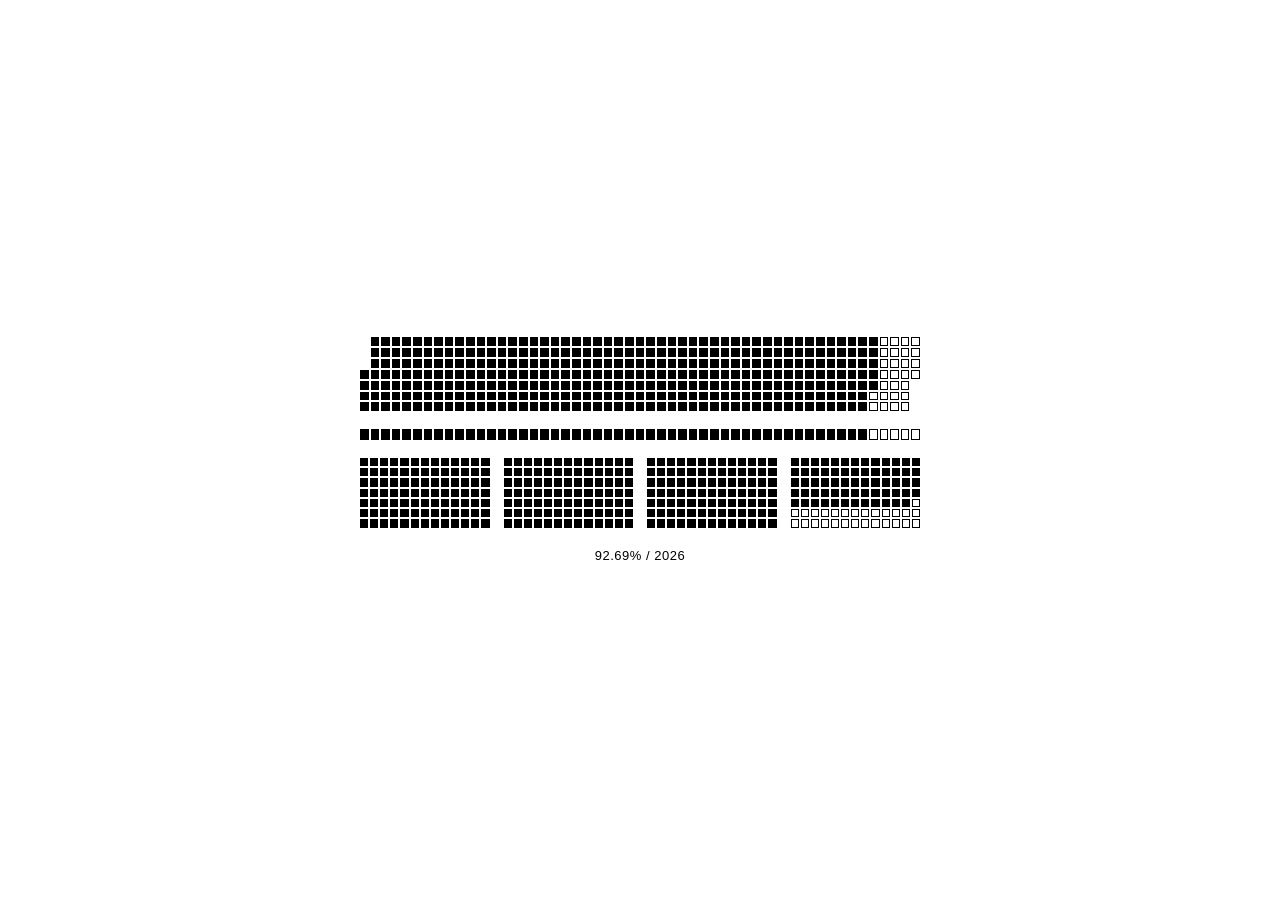
<file: index.html>
<!DOCTYPE html>
<html lang="ru">
<head>
<meta charset="utf-8">
<meta name="viewport" content="width=device-width, initial-scale=1">
<title>Year tracker</title>
<style>
  :root {
    --ink: #000;
    --paper: #fff;
  }
  /* Theme follows the system automatically. */
  @media (prefers-color-scheme: dark) {
    :root {
      --ink: #e9e9e9;
      --paper: #191919;   /* matches Notion's dark page background */
    }
  }
  /* ?theme=light / ?theme=dark overrides it, if the system and Notion disagree. */
  html[data-theme="light"] { --ink: #000; --paper: #fff; }
  html[data-theme="dark"]  { --ink: #e9e9e9; --paper: #191919; }
  * { box-sizing: border-box; }
  html, body {
    margin: 0;
    padding: 0;
    background: var(--paper);
    color: var(--ink);
    font-family: -apple-system, BlinkMacSystemFont, "Segoe UI", Helvetica, Arial, sans-serif;
  }
  body {
    min-height: 100vh;
    display: flex;
    align-items: center;
    justify-content: center;
    padding: 20px 14px;
  }
  .wrap {
    width: 100%;
    max-width: 560px;
    display: flex;
    flex-direction: column;
    gap: 18px;
    align-items: stretch;
  }
  .row {
    display: grid;
    width: 100%;
  }
  .days {
    grid-template-columns: repeat(53, 1fr);
    grid-auto-rows: 1fr;
    aspect-ratio: 53 / 7;
    gap: 2px;
  }
  /* Same 53 columns as the days grid — each week sits exactly under its column. */
  .weeks {
    grid-template-columns: repeat(53, 1fr);
    aspect-ratio: 53 / 1;
    gap: 2px;
  }
  .quarters {
    grid-template-columns: repeat(4, 1fr);
    gap: 14px;
  }
  /* Each quarter is its own little grid: 13 weeks × 7 days = 91 cells, no ragged edge. */
  .quarter {
    display: grid;
    grid-template-columns: repeat(13, 1fr);
    grid-auto-rows: 1fr;
    aspect-ratio: 13 / 7;
    gap: 2px;
  }
  .cell {
    background: var(--paper);
    border: 1px solid var(--ink);
    width: 100%;
    height: 100%;
    position: relative;
    overflow: hidden;
  }
  .cell.empty { border: none; background: transparent; }
  .cell.past {
    background: var(--ink);
    border-color: var(--ink);
  }
  .cell.now {
    background: var(--paper);
    border: 1.5px solid var(--ink);
  }
  /* Partial-fill cells (quarters, current hour): solid border + inner fill */
  .cell.partial { background: var(--paper); }
  .cell.partial > i {
    position: absolute;
    left: 0;
    right: 0;
    bottom: 0;
    background: var(--ink);
    display: block;
  }
  .percent {
    text-align: center;
    font-size: 13px;
    letter-spacing: 0.04em;
    font-variant-numeric: tabular-nums;
    margin-top: 2px;
  }
  @media (max-width: 480px) {
    .wrap { gap: 14px; }
    .days, .weeks, .quarter { gap: 1.5px; }
    .quarters { gap: 8px; }
  }
</style>
</head>
<body>
  <div class="wrap">
    <div id="days" class="row days"></div>
    <div id="weeks" class="row weeks"></div>
    <div id="quarters" class="row quarters"></div>
    <div id="percent" class="percent"></div>
  </div>

<script>
(function () {
  // Optional override: ?theme=dark / ?theme=light. Otherwise the CSS media query decides.
  var forcedTheme = (location.search.match(/[?&]theme=(dark|light)/) || [])[1];
  if (forcedTheme) document.documentElement.setAttribute('data-theme', forcedTheme);

  function startOfDay(d) {
    var x = new Date(d);
    x.setHours(0, 0, 0, 0);
    return x;
  }

  // Get current Moscow time as a plain object {y,m,d,h,min}
  // Uses Intl to read parts in Europe/Moscow regardless of host TZ.
  function moscowNow() {
    var fmt = new Intl.DateTimeFormat('en-GB', {
      timeZone: 'Europe/Moscow',
      year: 'numeric', month: '2-digit', day: '2-digit',
      hour: '2-digit', minute: '2-digit', second: '2-digit',
      hour12: false
    });
    var parts = {};
    fmt.formatToParts(new Date()).forEach(function (p) {
      if (p.type !== 'literal') parts[p.type] = p.value;
    });
    return {
      year: +parts.year,
      month: +parts.month,   // 1..12
      day: +parts.day,       // 1..31
      hour: +parts.hour % 24,
      minute: +parts.minute,
      second: +parts.second
    };
  }

  function render() {
    var msk = moscowNow();
    var YEAR = msk.year;
    // "Today" anchored to Moscow date — used for marking past/current days.
    var today = new Date(YEAR, msk.month - 1, msk.day);
    today.setHours(0, 0, 0, 0);

    var startOfYear = new Date(YEAR, 0, 1); startOfYear.setHours(0, 0, 0, 0);
    var endOfYear = new Date(YEAR + 1, 0, 1);
    var totalDays = Math.round((endOfYear - startOfYear) / 86400000);

    // Days passed (whole days completed) + fraction of current day by MSK clock.
    var daysCompleted = Math.round((today - startOfYear) / 86400000);
    var dayFrac = (msk.hour * 3600 + msk.minute * 60 + msk.second) / 86400;
    var yearProgress = (daysCompleted + dayFrac) / totalDays;

    // ---------- DAYS GRID: 53 columns × 7 rows ----------
    var daysEl = document.getElementById('days');
    var jan1Dow = (startOfYear.getDay() + 6) % 7; // Mon=0..Sun=6
    var rows = [];
    for (var r = 0; r < 7; r++) rows.push([]);
    for (var col = 0; col < 53; col++) {
      for (var row = 0; row < 7; row++) {
        var idx = col * 7 + row - jan1Dow;
        if (idx < 0 || idx >= totalDays) {
          rows[row].push(null);
        } else {
          var d = new Date(YEAR, 0, 1 + idx); d.setHours(0, 0, 0, 0);
          var cls = '';
          if (d.getTime() < today.getTime()) cls = 'past';
          else if (d.getTime() === today.getTime()) cls = 'now';
          rows[row].push(cls);
        }
      }
    }
    var html = '';
    for (var r2 = 0; r2 < 7; r2++) {
      for (var c2 = 0; c2 < 53; c2++) {
        var info = rows[r2][c2];
        if (info === null) html += '<div class="cell empty"></div>';
        else html += '<div class="cell' + (info ? ' ' + info : '') + '"></div>';
      }
    }
    daysEl.innerHTML = html;

    // ---------- WEEKS GRID: 53 cells, one per column of the days grid ----------
    // Week w covers exactly the days shown in column w above, so the two rows line up.
    var weeksEl = document.getElementById('weeks');
    var weeksHtml = '';
    for (var w = 0; w < 53; w++) {
      // First and last columns are clipped by the year boundaries.
      var firstIdx = Math.max(0, w * 7 - jan1Dow);
      var lastIdx = Math.min(totalDays - 1, w * 7 + 6 - jan1Dow);
      if (firstIdx > lastIdx) {
        weeksHtml += '<div class="cell empty"></div>';
        continue;
      }
      var ws = new Date(YEAR, 0, 1 + firstIdx); ws.setHours(0, 0, 0, 0);
      var we = new Date(YEAR, 0, 1 + lastIdx); we.setHours(0, 0, 0, 0);
      var wcls = '';
      if (we.getTime() < today.getTime()) wcls = 'past';
      else if (today.getTime() >= ws.getTime() && today.getTime() <= we.getTime()) wcls = 'now';
      weeksHtml += '<div class="cell' + (wcls ? ' ' + wcls : '') + '"></div>';
    }
    weeksEl.innerHTML = weeksHtml;

    // ---------- QUARTERS: 4 mini grids of 13 weeks × 7 days ----------
    // A quarter runs 90–92 days, so cells map to it proportionally rather than
    // one-per-day: that keeps all four blocks perfect rectangles with no gaps,
    // at the cost of at most a single day of rounding.
    var quartersEl = document.getElementById('quarters');
    var qBoundaries = [
      [new Date(YEAR, 0, 1),  new Date(YEAR, 3, 1)],
      [new Date(YEAR, 3, 1),  new Date(YEAR, 6, 1)],
      [new Date(YEAR, 6, 1),  new Date(YEAR, 9, 1)],
      [new Date(YEAR, 9, 1),  new Date(YEAR + 1, 0, 1)]
    ];
    var qHtml = '';
    for (var q = 0; q < 4; q++) {
      var qs = qBoundaries[q][0]; qs.setHours(0,0,0,0);
      var qe = qBoundaries[q][1]; qe.setHours(0,0,0,0);
      var qTotalDays = Math.round((qe - qs) / 86400000);
      var QCELLS = 91;
      // How many cells the elapsed part of this quarter fills right now.
      var daysIntoQ = (today.getTime() - qs.getTime()) / 86400000;
      var filled = Math.round(daysIntoQ / qTotalDays * QCELLS);
      if (filled < 0) filled = 0;
      if (filled > QCELLS) filled = QCELLS;

      var cellsHtml = '';
      for (var i = 0; i < QCELLS; i++) {
        // Column-major, same reading direction as the days grid above.
        var col = Math.floor(i / 7);
        var row = i % 7;
        var idxQ = col * 7 + row;
        var qcls = '';
        if (idxQ < filled) qcls = 'past';
        else if (idxQ === filled && filled > 0) qcls = 'now';
        cellsHtml += '<div class="cell' + (qcls ? ' ' + qcls : '') + '"></div>';
      }
      qHtml += '<div class="quarter">' + cellsHtml + '</div>';
    }
    quartersEl.innerHTML = qHtml;

    // ---------- PERCENT ----------
    var pctEl = document.getElementById('percent');
    pctEl.textContent = (yearProgress * 100).toFixed(2) + '% / ' + YEAR;
  }

  render();
  // Refresh every 30 seconds — keeps hours/percent live and handles year rollover automatically.
  setInterval(render, 30000);
})();
</script>
</body>
</html>
</file>
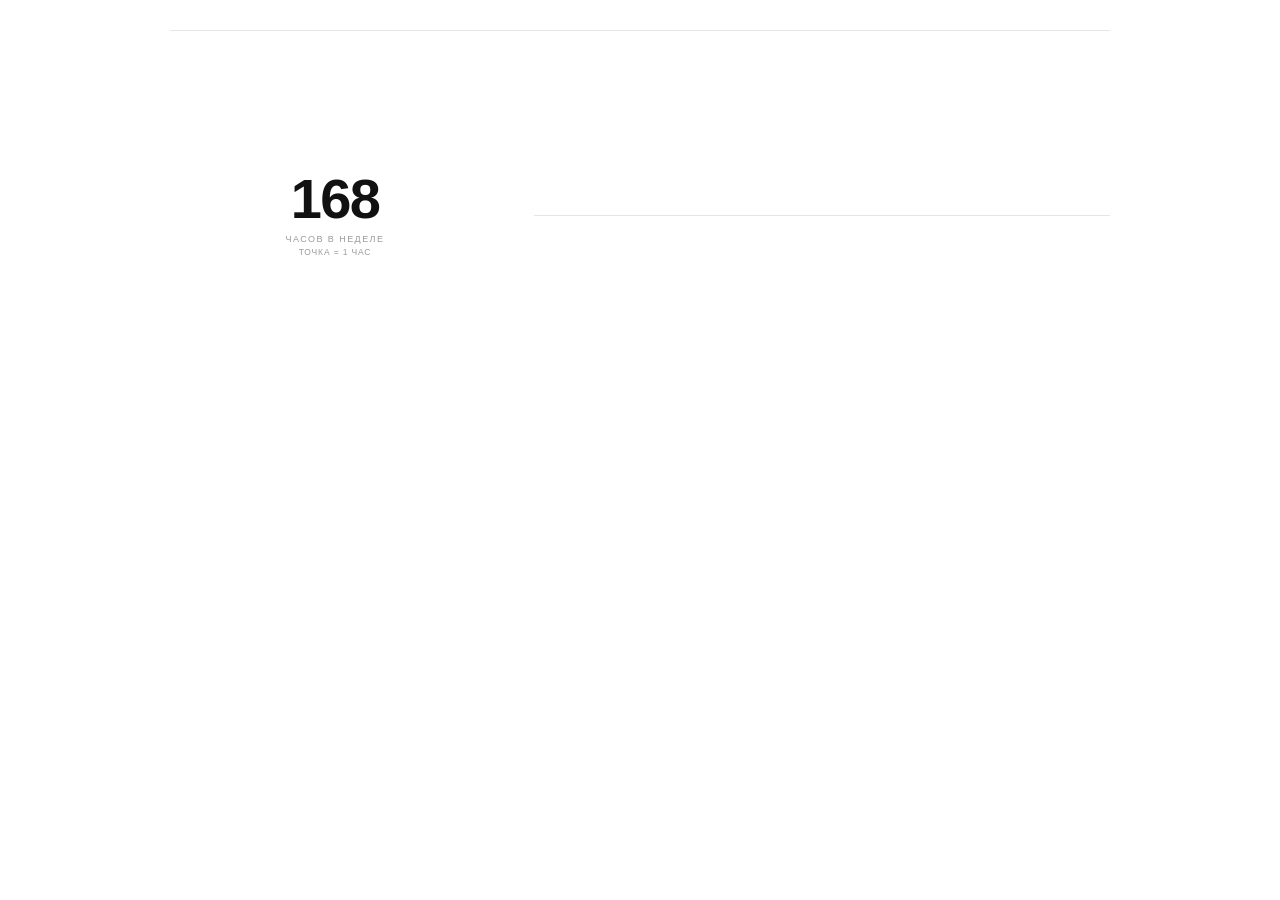
<file: balance/index.html>
<!doctype html>
<html lang="ru">
<head>
<meta charset="utf-8">
<meta name="viewport" content="width=device-width, initial-scale=1">
<title>Баланс недели — 168 часов</title>
<style>
/* Цвет здесь — носитель смысла, а не украшение: категорий восемь, и в
   градациях серого круг просто не читался (проверено на первой версии).
   Палитра приглушённая, под тон Notion. Каркас, цифры и подписи — чёрно-белые. */
:root {
  --bg: #fff;
  --ink: #111;
  --fade: #d9d9d9;
  --muted: #9a9a9a;
  --line: #e6e6e6;

  --c-sleep: #4f6194;  /* сон — ночная синь */
  --c-work:  #b5763f;  /* работа — охра */
  --c-food:  #6b8f5e;  /* еда — оливковый */
  --c-sport: #b25a52;  /* спорт — терракота */
  --c-read:  #7a6296;  /* чтение — пыльный фиолетовый */
  --c-home:  #5b8a8f;  /* быт — серо-бирюзовый */
  --c-rest:  #c2a15c;  /* отдых — песочный */
  --c-unk:   #cfcfcf;  /* не учтено — намеренно серое */
}
@media (prefers-color-scheme: dark) {
  :root {
    --bg: #191919; --ink: #e9e9e9; --fade: #3a3a3a; --muted: #7d7d7d; --line: #2c2c2c;
    --c-sleep: #8195c9; --c-work: #dc9a5d; --c-food: #93ba85; --c-sport: #d8867c;
    --c-read: #a78ac4; --c-home: #85b5ba; --c-road: #a89578; --c-rest: #dcc084; --c-unk: #454545;
  }
}
:root[data-theme="dark"] {
  --bg: #191919; --ink: #e9e9e9; --fade: #3a3a3a; --muted: #7d7d7d; --line: #2c2c2c;
  --c-sleep: #8195c9; --c-work: #dc9a5d; --c-food: #93ba85; --c-sport: #d8867c;
  --c-read: #a78ac4; --c-home: #85b5ba; --c-road: #a89578; --c-rest: #dcc084; --c-unk: #454545;
}
:root[data-theme="light"] {
  --bg: #fff; --ink: #111; --fade: #d9d9d9; --muted: #9a9a9a; --line: #e6e6e6;
  --c-sleep: #4f6194; --c-work: #b5763f; --c-food: #6b8f5e; --c-sport: #b25a52;
  --c-read: #7a6296; --c-home: #5b8a8f; --c-road: #8d7f6b; --c-rest: #c2a15c; --c-unk: #cfcfcf;
}

* { box-sizing: border-box; }
html, body { margin: 0; padding: 0; background: var(--bg); }
body {
  font-family: -apple-system, BlinkMacSystemFont, "Segoe UI", Roboto, Helvetica, Arial, sans-serif;
  color: var(--ink);
  -webkit-font-smoothing: antialiased;
  padding: 18px 16px;
}
.wrap { max-width: 940px; margin: 0 auto; }

/* ── переключатели ── */
.bar {
  display: flex; justify-content: space-between; align-items: flex-start;
  gap: 24px; flex-wrap: wrap;
  padding-bottom: 12px; margin-bottom: 18px;
  border-bottom: 1px solid var(--line);
}
.tabs { display: flex; gap: 20px; flex-wrap: wrap; }
.units { display: flex; gap: 14px; flex: 0 0 auto; }
.tab {
  font-size: 9.5px; letter-spacing: 0.14em; text-transform: uppercase;
  color: var(--muted); cursor: pointer; background: none; border: 0; padding: 0;
  font-family: inherit; transition: color .15s;
}
.tab:hover { color: var(--ink); }
.tab.on { color: var(--ink); }
.tab.on::after {
  content: ''; display: block; height: 1px; background: var(--ink);
  margin-top: 4px;
}

/* ── основная строка ── */
.row { display: flex; gap: 34px; align-items: center; }
.left { flex: 0 0 auto; }
.right { flex: 1 1 auto; min-width: 0; }

/* ── круг ── */
.dial { position: relative; width: 330px; height: 330px; }
.dial svg { display: block; width: 100%; height: 100%; }
.center {
  position: absolute; inset: 0;
  display: flex; flex-direction: column; align-items: center; justify-content: center;
  pointer-events: none;
}
.big {
  font-size: 56px; font-weight: 600; letter-spacing: -0.03em;
  font-variant-numeric: tabular-nums; line-height: 1;
}
.big-sub {
  font-size: 9px; letter-spacing: 0.16em; text-transform: uppercase;
  color: var(--muted); margin-top: 7px;
}
.dot-note {
  font-size: 8.5px; letter-spacing: 0.1em; text-transform: uppercase;
  color: var(--muted); margin-top: 3px;
}

/* ── легенда ── */
.legend { width: 100%; }
.lrow {
  display: grid;
  grid-template-columns: 13px 124px 1fr 62px;
  align-items: center; gap: 12px;
  padding: 6.5px 0;
  border-bottom: 1px solid var(--line);
}
.lrow:last-child { border-bottom: 0; }
.swatch { width: 11px; height: 11px; border-radius: 50%; }
.lname {
  font-size: 11.5px; letter-spacing: 0.02em;
  overflow: hidden; text-overflow: ellipsis; white-space: nowrap;
}
/* полоска доли — та же величина, что и цифра, только глазами */
.lbar { height: 3px; background: var(--fade); border-radius: 2px; overflow: hidden; }
.lbar i { display: block; height: 100%; border-radius: 2px; }
.lval {
  font-size: 11.5px; font-variant-numeric: tabular-nums; text-align: right;
}

.foot {
  display: flex; justify-content: space-between; align-items: baseline;
  gap: 16px; margin-top: 13px; padding-top: 10px;
  border-top: 1px solid var(--line);
  font-size: 9px; letter-spacing: 0.13em; text-transform: uppercase;
  color: var(--muted);
}
.foot b { font-weight: 600; color: var(--ink); letter-spacing: 0.04em; }

@media (max-width: 720px) {
  .row { flex-direction: column; gap: 22px; }
  .left { align-self: center; }
  .dial { width: 250px; height: 250px; }
  .big { font-size: 44px; }
  /* иначе переключатель единиц уезжает за правый край и обрезается */
  .bar { flex-direction: column; gap: 11px; }
  .tabs { gap: 16px; }
  .lrow { grid-template-columns: 12px 110px 1fr 56px; gap: 10px; }
}
</style>
</head>
<body>
<div class="wrap">

  <div class="bar">
    <div class="tabs" id="tabs"></div>
    <div class="units" id="units"></div>
  </div>

  <div class="row">
    <div class="left">
      <div class="dial">
        <svg id="ring" viewBox="0 0 330 330" aria-label="Баланс недели"></svg>
        <div class="center">
          <div class="big" id="big">168</div>
          <div class="big-sub" id="big-sub">часов в неделе</div>
          <div class="dot-note" id="dot-note">точка = 1 час</div>
        </div>
      </div>
    </div>

    <div class="right">
      <div class="legend" id="legend"></div>
      <div class="foot">
        <span id="foot-period"></span>
        <span id="foot-note"></span>
      </div>
    </div>
  </div>

</div>

<script>
/* ═══════════════════════════════════════════════════════════
   БАЛАНС НЕДЕЛИ — 168 часов
   Одна точка на окружности = один час недели.

   Как править: добавить неделю в WEEKS (часы по категориям).
   Сумма по категориям должна быть ровно 168 — код проверит
   и разложит на 168 точек без потери суммы.
   ═══════════════════════════════════════════════════════════ */

// Порядок категорий = порядок обхода круга. Плотность чернил
// закреплена за категорией: чем «тяжелее» время, тем темнее точка.
var CATS = [
  { key: 'sleep', name: 'Сон',            c: 'var(--c-sleep)' },
  { key: 'work',  name: 'Работа',         c: 'var(--c-work)'  },
  { key: 'food',  name: 'Еда',            c: 'var(--c-food)'  },
  { key: 'sport', name: 'Спорт',          c: 'var(--c-sport)' },
  { key: 'read',  name: 'Чтение',         c: 'var(--c-read)'  },
  { key: 'home',  name: 'Быт',            c: 'var(--c-home)'  },
  { key: 'road',  name: 'Дорога',         c: 'var(--c-road)'  },
  { key: 'rest',  name: 'Отдых и экраны', c: 'var(--c-rest)'  },
  { key: 'unk',   name: 'Не учтено',      c: 'var(--c-unk)'   }
];

var WEEKS = [
  { id: 'A', tab: '19–25.07', period: 'неделя 19–25.07.2026',
    note: '7 карточек из 7',
    h: { sleep:67.5, work:36.5, food:8.65, sport:4.85, read:3.5, home:12.65, road:0, rest:4.0, unk:30.35 } },

  { id: 'B', tab: '27.07–02.08', period: 'неделя 27.07–02.08.2026',
    note: '7 из 7 · два откиса',
    h: { sleep:62.0, work:24.23, food:10.3, sport:7.26, read:3.5, home:8.35, road:0, rest:32.35, unk:20.01 } },

  { id: 'C', tab: '03–09.08', period: 'неделя 03–09.08.2026',
    note: '2 из 7 собраны в день',
    h: { sleep:57.33, work:48.25, food:13.08, sport:3.25, read:2.75, home:4.15, road:0, rest:6.5, unk:32.69 } },

  // Факт 10–16.08 посчитан по шести прожитым дням (144 ч) и пересчитан на полную
  // неделю — доли сохранены, воскресенье планом не замазано. Откат 10–13.08:
  // 27 часов экрана за три дня, работа упала вдвое.
  { id: 'D', tab: '10–16.08', period: 'неделя 10–16.08.2026 · откат',
    note: '6 дней из 7, пересчёт на неделю',
    h: { sleep:60.38, work:24.21, food:12.25, sport:4.67, read:4.38, home:8.17, road:0, rest:40.25, unk:13.69 } },

  { id: 'T', tab: 'Цель 17–23.08', period: 'цель на 17–23.08.2026',
    note: 'план, не факт',
    h: { sleep:56, work:38, food:14, sport:5.5, read:5, home:8, road:0, rest:14, unk:27.5 } },

  // 🔴 ФАКТ 17–23.08. Вечерний сбор не отработал ни одного дня из семи, поэтому еда,
  // экраны и быт не измерены вовсе и честно ушли в «Не учтено» — 45.5%, рекорд слепоты
  // при норме 12–19%. Спорт 0.3% (30 минут за неделю) — минимум за всё наблюдение.
  // Чтение 0: активной книги не существовало, старая кончилась 16.08.
  { id: 'E', tab: '17–23.08', period: 'неделя 17–23.08.2026 · прибор мёртв',
    note: '0 карточек из 7 · слепота 45%',
    h: { sleep:62, work:24, food:0, sport:0.5, read:0, home:1, road:0, rest:4, unk:76.5 } },

  // Цель 24–30.08. Отдых входит ЦИФРОЙ, а не абзацем рядом с планом: прошлый раз
  // рекомендация текстом дала 1.5 ч в плане и 0 по факту. Работа 30, а не 48 —
  // по правилу нижней границы (факт 24, механизм не изменился, +6 максимум).
  { id: 'T2', tab: 'Цель 24–30.08', period: 'цель на 24–30.08.2026',
    note: 'план, не факт · задача недели — быть измеренной',
    h: { sleep:56, work:30, food:7, sport:4, read:3, home:6, road:0, rest:14, unk:48 } },

  // 🏆 ФАКТ 24–30.08. Посчитан по шести прожитым дням (144 ч) и пересчитан на полную
  // неделю — доли сохранены, воскресенье планом не замазано.
  // Работа 31% против 12% неделей раньше. Покрытие лучшее за наблюдение: «не учтено» 8%
  // при норме 12–19%. +27 часов работы взяты НЕ из сна и НЕ из спорта, а из серой зоны,
  // которую прибор раньше не видел: выросла не жертва, а плотность.
  { id: 'F', tab: '24–30.08', period: 'неделя 24–30.08.2026 · рекорд',
    note: '6 карточек из 6 · слепота 8%, лучшая',
    h: { sleep:61.75, work:51.63, food:13.13, sport:5.25, read:1.17, home:11.96, road:0, rest:9.04, unk:14.07 } },

  // ФАКТ 31.08–06.09 — первая неделя с ВУЗом. Посчитан по ПЯТИ прожитым дням (120 ч)
  // и пересчитан на полную неделю: разбор перенесён на субботу, 05–06.09 в счёт не вошли.
  // Быт вырос вдвое (7% → 14.6%). С 05.09 дорога вынесена ОТДЕЛЬНОЙ категорией
  // (правило Саши: крупная вещь внутри быта показывается своей строкой, а не тонет в нём).
  // Дорога 6:15 за пять дней = 8:45 в пересчёте на неделю, 5.2% жизни — это цена ВУЗа,
  // и она обязана быть видимой отдельно от гигиены и уборки.
  // В неделях A–F дорога отдельно не считалась и стоит 0: она сидит внутри быта.
  // Отдых вырос вдвое, и весь прирост — один четверг 03.09 (6 часов фильмов).
  // ⚠️ «Не учтено» 4.8% — не победа прибора, а следствие того, что четверг закрыт
  // одним блоком «Отдых» на восемь часов: крупный блок читается как покрытие.
  { id: 'G', tab: '31.08–06.09', period: 'неделя 31.08–06.09.2026 · ВУЗ',
    note: '5 дней из 7, пересчёт на неделю',
    h: { sleep:61.6, work:48.3, food:5.95, sport:3.15, read:1.05, home:15.75, road:8.75, rest:15.4, unk:8.05 } },

  // Цель 07–13.09. Работа поднимается всего на 42 минуты — намеренно: ограничитель
  // недели не в часах, а в еде, спорте и утре. Главный сдвиг — еда +2:48 и чтение +2:27.
  { id: 'T3', tab: 'Цель 07–13.09', period: 'цель на 07–13.09.2026',
    note: 'план, не факт · чиним опоры, а не разгоняем часы',
    h: { sleep:56, work:49, food:8.75, sport:5, read:3.5, home:17.5, road:6.5, rest:12, unk:9.75 } },

  // 🤒 ФАКТ 07–13.09 — неделя болезни с 11.09. Посчитан по шести дням (144 ч), пересчитан
  // на неделю. Работа 34:56 с парами против цели 49; спорт 2:55, чтение 0 — опоры, которые
  // неделя должна была чинить, не поднялись. Из «отдыха» 4:45 — болезнь, не откис.
  { id: 'H', tab: '07–13.09', period: 'неделя 07–13.09.2026 · болезнь',
    note: '6 дней из 7, пересчёт на неделю',
    h: { sleep:62.65, work:40.76, food:7.84, sport:3.40, read:0, home:11.04, road:11.96, rest:13.53, unk:16.82 } },"

  // 🤒 ФАКТ 14–20.09 — неделя болезни 14–17.09 и двух чистых дней. Считана по шести
  // дням (144 ч) и пересчитана на неделю. Болезнь 18:00 идёт отдельной строкой внутри
  // rest. Сон 39,9% — максимум доли за всё наблюдение. Чтение 3:30 — рост ×6.
  // ⚠️ «Не учтено» 4,6% меряет не покрытие прибора, а плотность его записей: болезнь
  // писалась блоками по 5–7 часов, которых в здоровую неделю просто не существует.
  { id: 'I', tab: '14–20.09', period: 'неделя 14–20.09.2026 · болезнь',
    note: '6 дней из 7, пересчёт на неделю',
    h: { sleep:67.08, work:43.46, food:5.54, sport:4.38, read:4.08, home:0.58, road:3.50, rest:24.73, unk:7.78 } },

  // Цель 21–27.09. Болезнь уходит в ноль, дорога возвращается (ВУЗ 4 дня), еда получает
  // четвёртую точку, «не учтено» намеренно возвращено к 19 ч — оно вырастет само,
  // и писать сюда 8 значило бы соврать себе.
  { id: 'T4', tab: 'Цель 21–27.09', period: 'цель на 21–27.09.2026',
    note: 'план, не факт · выход из болезни без рывка',
    h: { sleep:59.5, work:49, food:7, sport:6, read:4, home:3.5, road:9, rest:11, unk:19 } }
];

var TOTAL = 168;
var DOTS = 168;
var current = 11;     // по умолчанию — последняя прожитая неделя (I, 14–20.09)
var unit = 'h';       // 'h' — часы, 'p' — проценты

var svgNS = 'http://www.w3.org/2000/svg';

/* Раскладка часов на целые точки без потери суммы:
   идём накопительным итогом и округляем границы, а не каждый кусок.
   Так сумма кусков всегда ровно DOTS. */
function toDots(h) {
  var acc = 0, prev = 0, out = [];
  for (var i = 0; i < CATS.length; i++) {
    acc += h[CATS[i].key] || 0;
    var edge = Math.round(acc / TOTAL * DOTS);
    if (i === CATS.length - 1) edge = DOTS;   // страховка от накопленной погрешности
    out.push({ cat: CATS[i], n: edge - prev });
    prev = edge;
  }
  return out;
}

function fmt(n) {
  var r = Math.round(n * 10) / 10;
  return (r % 1 === 0 ? r.toFixed(0) : r.toFixed(1)).replace('.', ',');
}

function drawRing(parts) {
  var svg = document.getElementById('ring');
  while (svg.firstChild) svg.removeChild(svg.firstChild);

  var cx = 165, cy = 165, R = 143;
  var idx = 0;

  for (var p = 0; p < parts.length; p++) {
    var part = parts[p];
    for (var k = 0; k < part.n; k++) {
      // старт сверху, обход по часовой
      var ang = (idx / DOTS) * Math.PI * 2 - Math.PI / 2;
      var c = document.createElementNS(svgNS, 'circle');
      c.setAttribute('cx', (cx + Math.cos(ang) * R).toFixed(2));
      c.setAttribute('cy', (cy + Math.sin(ang) * R).toFixed(2));
      c.setAttribute('r', 3.6);
      c.setAttribute('fill', part.cat.c);
      svg.appendChild(c);
      idx++;
    }
  }
}

function drawLegend(parts, week) {
  var box = document.getElementById('legend');
  box.innerHTML = '';

  // в легенде — по убыванию доли, чтобы главное было сверху
  var sorted = parts.slice().sort(function (a, b) {
    return (week.h[b.cat.key] || 0) - (week.h[a.cat.key] || 0);
  });

  var max = sorted.length ? (week.h[sorted[0].cat.key] || 1) : 1;

  for (var i = 0; i < sorted.length; i++) {
    var cat = sorted[i].cat;
    var hours = week.h[cat.key] || 0;
    var pct = hours / TOTAL * 100;

    var row = document.createElement('div');
    row.className = 'lrow';

    var sw = document.createElement('div');
    sw.className = 'swatch';
    sw.style.background = cat.c;

    var nm = document.createElement('div');
    nm.className = 'lname';
    nm.textContent = cat.name;

    // Полоска — доля этой категории относительно самой крупной.
    // Плотность у всех одна: полоска несёт ВЕЛИЧИНУ, а категорию несёт кружок слева.
    // Разная плотность делала третью по размеру категорию («Не учтено») нечитаемой.
    var bar = document.createElement('div');
    bar.className = 'lbar';
    var fill = document.createElement('i');
    fill.style.width = (hours / max * 100).toFixed(1) + '%';
    fill.style.background = cat.c;
    bar.appendChild(fill);

    var val = document.createElement('div');
    val.className = 'lval';
    val.textContent = (unit === 'h')
      ? fmt(hours) + ' ч'
      : pct.toFixed(1).replace('.', ',') + '%';

    row.appendChild(sw); row.appendChild(nm); row.appendChild(bar); row.appendChild(val);
    box.appendChild(row);
  }

  document.getElementById('foot-period').innerHTML = week.period;
  document.getElementById('foot-note').innerHTML = week.note;
}

function drawCenter() {
  document.getElementById('big').textContent      = (unit === 'h') ? '168' : '100%';
  document.getElementById('big-sub').textContent  = (unit === 'h') ? 'часов в неделе' : 'недели целиком';
  document.getElementById('dot-note').textContent = (unit === 'h') ? 'точка = 1 час' : 'точка = 0,6% недели';
}

function drawUnits() {
  var box = document.getElementById('units');
  box.innerHTML = '';
  var opts = [ ['h', 'Часы'], ['p', 'Проценты'] ];
  for (var i = 0; i < opts.length; i++) {
    (function (o) {
      var b = document.createElement('button');
      b.className = 'tab' + (unit === o[0] ? ' on' : '');
      b.textContent = o[1];
      b.onclick = function () { unit = o[0]; render(); };
      box.appendChild(b);
    })(opts[i]);
  }
}

function drawTabs() {
  var box = document.getElementById('tabs');
  box.innerHTML = '';
  for (var i = 0; i < WEEKS.length; i++) {
    (function (n) {
      var b = document.createElement('button');
      b.className = 'tab' + (n === current ? ' on' : '');
      b.textContent = WEEKS[n].tab;
      b.onclick = function () { current = n; render(); };
      box.appendChild(b);
    })(i);
  }
}

function render() {
  var week = WEEKS[current];
  var parts = toDots(week.h);
  drawTabs();
  drawUnits();
  drawCenter();
  drawRing(parts);
  drawLegend(parts, week);
}

/* страховка темы: системная тема Mac и тема Notion могут разойтись */
(function () {
  var m = location.search.match(/theme=(dark|light)/);
  if (m) document.documentElement.setAttribute('data-theme', m[1]);
})();

/* Стартовый вид можно зафиксировать в адресе — удобно, когда в Notion
   нужен сразу конкретный срез: ?week=T&unit=p */
(function () {
  var u = location.search.match(/unit=(h|p)/);
  if (u) unit = u[1];
  var w = location.search.match(/week=([A-Z])/);
  if (w) {
    for (var i = 0; i < WEEKS.length; i++) {
      if (WEEKS[i].id === w[1]) { current = i; break; }
    }
  }
})();

render();
</script>
</body>
</html>
</file>
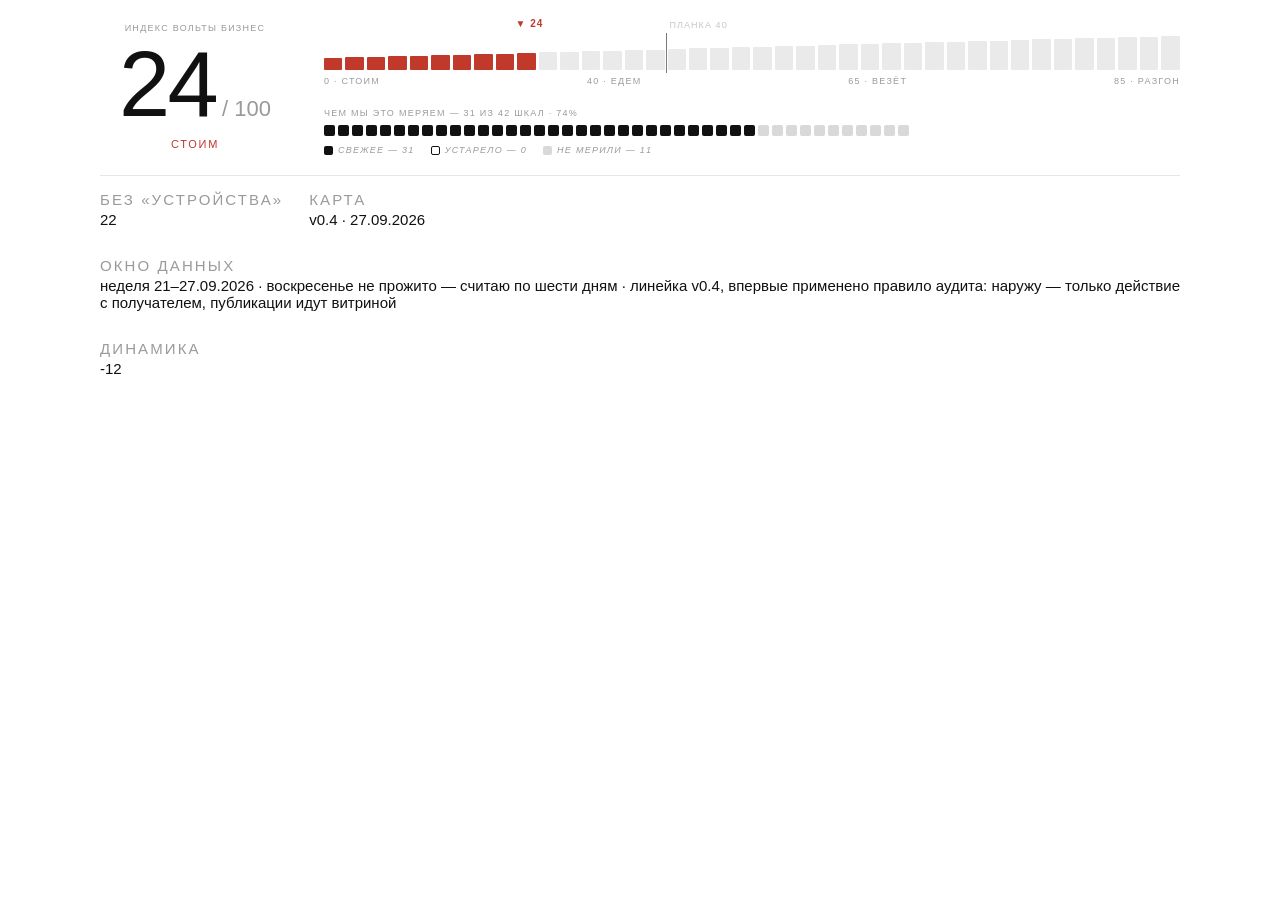
<file: business/index.html>
<!doctype html>
<html lang="ru">
<head>
<meta charset="utf-8">
<meta name="viewport" content="width=device-width, initial-scale=1">
<title>Индекс ВОЛЬТЫ БИЗНЕС</title>
<link rel="stylesheet" href="base.css">
<style>
  .row { display: flex; gap: 34px; align-items: center; flex-wrap: wrap; }

  .big { flex: 0 0 auto; text-align: center; min-width: 190px; }
  .big .num {
    font-size: 92px; font-weight: 300; line-height: 0.94;
    letter-spacing: -0.03em;
  }
  .big .max { font-size: 22px; color: var(--muted); font-weight: 300; }
  .big .zone {
    margin-top: 10px; font-size: 11px; letter-spacing: 0.16em;
    text-transform: uppercase; font-weight: 500;
  }
  .big .ttl { margin-bottom: 8px; }

  .right { flex: 1 1 380px; min-width: 300px; }

  .scalewrap { position: relative; }
  .scale { display: flex; gap: 3px; align-items: flex-end; height: 34px; }
  .scale i { flex: 1 1 0; border-radius: 1px; display: block; }
  .target {
    position: absolute; top: -3px; bottom: -3px; width: 1px;
    background: var(--ink); opacity: 0.55;
  }
  .target b {
    position: absolute; top: -13px; left: 3px; font-weight: 400;
    font-size: 9px; letter-spacing: 0.12em; text-transform: uppercase; color: var(--muted);
    white-space: nowrap;
  }

  .ticks { display: flex; justify-content: space-between; margin-top: 6px; }

  .marker { position: relative; height: 14px; margin-bottom: 4px; }
  .marker .dot {
    position: absolute; transform: translateX(-50%);
    font-size: 10px; letter-spacing: 0.1em; font-weight: 600;
  }

  .cov { margin-top: 22px; }
  .cells { display: flex; gap: 3px; flex-wrap: wrap; margin-top: 7px; }
  .cells b { width: 11px; height: 11px; border-radius: 2px; display: block; }
  .c-live { background: var(--ink); }
  .c-stale { border: 1px solid var(--ink); }
  .c-empty { background: var(--fade); }

  .legend { display: flex; gap: 16px; margin-top: 9px; flex-wrap: wrap; }
  .legend span { display: flex; align-items: center; gap: 5px; }
  .legend em { width: 9px; height: 9px; border-radius: 2px; display: block; font-style: normal; }

  .foot {
    margin-top: 20px; padding-top: 12px; border-top: 1px solid var(--line);
    display: flex; gap: 26px; flex-wrap: wrap;
  }
  .foot div span { font-size: 15px; display: block; margin-top: 3px; }
</style>
</head>
<body>
<div class="wrap">
  <div class="row">
    <div class="big">
      <div class="cap ttl">Индекс ВОЛЬТЫ БИЗНЕС</div>
      <div><span class="num" id="num">—</span><span class="max"> / 100</span></div>
      <div class="zone" id="zone">—</div>
    </div>

    <div class="right">
      <div class="marker"><span class="dot" id="mk">▼</span></div>
      <div class="scalewrap">
        <div class="scale" id="scale"></div>
        <div class="target" id="target"><b id="tgtxt"></b></div>
      </div>
      <div class="ticks">
        <span class="cap">0 · стоим</span>
        <span class="cap">40 · едем</span>
        <span class="cap">65 · везёт</span>
        <span class="cap">85 · разгон</span>
      </div>

      <div class="cov">
        <div class="cap">Чем мы это меряем — <span id="cov"></span></div>
        <div class="cells" id="cells"></div>
        <div class="legend">
          <span><em class="c-live"></em><i class="cap" id="l1"></i></span>
          <span><em class="c-stale"></em><i class="cap" id="l2"></i></span>
          <span><em class="c-empty"></em><i class="cap" id="l3"></i></span>
        </div>
      </div>
    </div>
  </div>

  <div class="foot">
    <div><span class="cap">Без «Устройства»</span><span id="f1">—</span></div>
    <div><span class="cap">Карта</span><span id="f2">—</span></div>
    <div><span class="cap">Окно данных</span><span id="f3">—</span></div>
    <div><span class="cap">Динамика</span><span id="f4">—</span></div>
  </div>
</div>

<script src="data.js"></script>
<script>
(function () {
  var o = overall();
  var idx = o.index;

  document.getElementById('num').textContent = idx === null ? '—' : idx;

  var z = zoneOf(idx);
  var zEl = document.getElementById('zone');
  zEl.textContent = z ? z.name : '—';
  zEl.style.color = colorOf(idx);

  // шкала: 40 столбиков, высота растёт, цвет по зоне
  var N = 40, scale = document.getElementById('scale');
  for (var i = 0; i < N; i++) {
    var v = Math.round((i + 0.5) / N * 100);
    var b = document.createElement('i');
    var passed = idx !== null && v <= idx;
    b.style.height = (12 + (i / (N - 1)) * 22) + 'px';
    b.style.background = passed ? colorOf(v) : 'var(--fade)';
    b.style.opacity = passed ? '1' : '0.55';
    scale.appendChild(b);
  }

  var mk = document.getElementById('mk');
  mk.style.left = (idx === null ? 0 : idx) + '%';
  mk.style.color = colorOf(idx);
  mk.textContent = '▼ ' + (idx === null ? '' : idx);

  document.getElementById('target').style.left = TARGET + '%';
  document.getElementById('tgtxt').textContent = 'планка ' + TARGET;

  // покрытие: одна ячейка = одна шкала
  var cells = document.getElementById('cells');
  function push(cls, n) {
    for (var i = 0; i < n; i++) {
      var b = document.createElement('b');
      b.className = cls;
      cells.appendChild(b);
    }
  }
  push('c-live', o.live);
  push('c-stale', o.stale);
  push('c-empty', o.empty);

  document.getElementById('cov').textContent =
    o.live + ' из ' + o.total + ' шкал · ' + o.coverage + '%';
  document.getElementById('l1').textContent = 'свежее — ' + o.live;
  document.getElementById('l2').textContent = 'устарело — ' + o.stale;
  document.getElementById('l3').textContent = 'не мерили — ' + o.empty;

  document.getElementById('f1').textContent = o.indexNoSystem === null ? '—' : o.indexNoSystem;
  document.getElementById('f2').textContent = RATING.version + ' · ' + RATING.date;
  document.getElementById('f3').textContent = RATING.window;
  document.getElementById('f4').textContent = RATING.prev === null
    ? 'первый замер'
    : (idx - RATING.prev >= 0 ? '+' : '') + (idx - RATING.prev);
})();
</script>
</body>
</html>
</file>
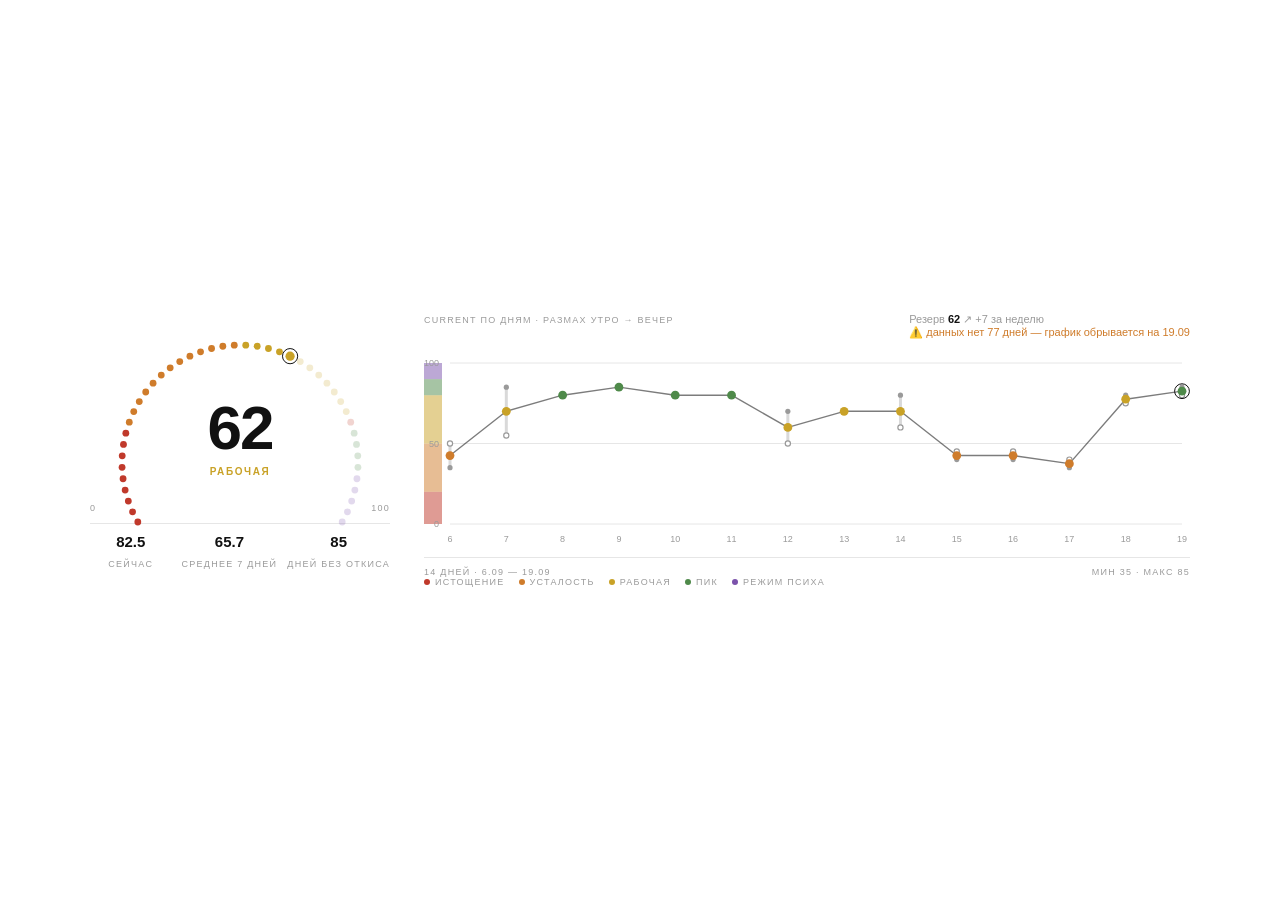
<file: energy/index.html>
<!DOCTYPE html>
<!--
  ВИДЖЕТ ЭНЕРГИИ — ВОЛЬТА
  Слева: спидометр Резерва (глубокая батарея, меняется медленно).
  Справа: Current по дням — точка = среднее за день, вертикаль = размах утро→вечер.

  ДАННЫЕ ОБНОВЛЯЕТ AURI — все константы наверху скрипта, блок «ДАННЫЕ».
  Источник: карточки дня в «Мои действия/» + разборы в «ВОЛЬТА/Анализы/».

  Цвет здесь — единственное отступление от монохромного канона: он несёт
  смысл зоны состояния, а не украшает. Каркас, цифры и подписи — чёрно-белые.
-->
<html lang="ru">
<head>
<meta charset="utf-8">
<meta name="viewport" content="width=device-width, initial-scale=1">
<title>Энергия — ВОЛЬТА</title>
<style>
  :root {
    --bg: #fff;
    --ink: #111;
    --fade: #d9d9d9;
    --muted: #9a9a9a;
    --line: #e6e6e6;
    /* Зоны — приглушённые, под тон Notion, а не светофорные. */
    --z-red:    #c0392b;
    --z-orange: #cf7c2b;
    --z-yellow: #c9a227;
    --z-green:  #4f8a4a;
    --z-purple: #7b52ab;
  }
  @media (prefers-color-scheme: dark) {
    :root {
      --bg: #191919;
      --ink: #e9e9e9;
      --fade: #3a3a3a;
      --muted: #7d7d7d;
      --line: #2c2c2c;
      --z-red:    #d15a4c;
      --z-orange: #d99450;
      --z-yellow: #d4b64a;
      --z-green:  #6aa564;
      --z-purple: #9a72c9;
    }
  }
  html[data-theme="light"] {
    --bg: #fff; --ink: #111; --fade: #d9d9d9; --muted: #9a9a9a; --line: #e6e6e6;
    --z-red: #c0392b; --z-orange: #cf7c2b; --z-yellow: #c9a227; --z-green: #4f8a4a; --z-purple: #7b52ab;
  }
  html[data-theme="dark"] {
    --bg: #191919; --ink: #e9e9e9; --fade: #3a3a3a; --muted: #7d7d7d; --line: #2c2c2c;
    --z-red: #d15a4c; --z-orange: #d99450; --z-yellow: #d4b64a; --z-green: #6aa564; --z-purple: #9a72c9;
  }

  * { box-sizing: border-box; }
  html, body {
    margin: 0; padding: 0;
    background: var(--bg);
    color: var(--ink);
    font-family: -apple-system, BlinkMacSystemFont, "Segoe UI", Helvetica, Arial, sans-serif;
    -webkit-font-smoothing: antialiased;
  }
  body {
    min-height: 100vh;
    display: flex; align-items: center; justify-content: center;
    padding: 18px;
  }
  .wrap {
    width: 100%;
    max-width: 1100px;
    display: flex;
    gap: 34px;
    align-items: stretch;
  }

  .cap {
    font-size: 9px;
    letter-spacing: 0.14em;
    text-transform: uppercase;
    color: var(--muted);
    font-variant-numeric: tabular-nums;
  }

  /* ── Спидометр ───────────────────────────────────────── */
  .gauge {
    flex: 0 0 300px;
    display: flex; flex-direction: column;
    align-items: center;
    gap: 10px;
  }
  .dial { position: relative; width: 300px; height: 186px; }
  .dial svg { display: block; width: 100%; height: 100%; overflow: visible; }
  .dial .center {
    position: absolute;
    left: 0; right: 0;
    top: 84px;
    text-align: center;
  }
  .big {
    font-size: 62px;
    line-height: 1;
    font-weight: 600;
    letter-spacing: -0.03em;
    font-variant-numeric: tabular-nums;
  }
  .zone-name {
    margin-top: 7px;
    font-size: 10px;
    letter-spacing: 0.16em;
    text-transform: uppercase;
    font-weight: 600;
  }
  .scale-ends {
    width: 300px;
    display: flex; justify-content: space-between;
    margin-top: -6px;
  }
  .gauge-foot {
    width: 100%;
    border-top: 1px solid var(--line);
    padding-top: 9px;
    display: flex; justify-content: space-between;
    gap: 10px;
  }
  .gauge-foot div { text-align: center; flex: 1; }
  .gauge-foot .v {
    font-size: 15px; font-weight: 600;
    font-variant-numeric: tabular-nums;
    margin-bottom: 3px;
  }

  /* ── Легенда зон ─────────────────────────────────────── */
  .legend { display: flex; flex-wrap: wrap; gap: 4px 14px; align-items: center; }
  .legend span { display: inline-flex; align-items: center; gap: 5px; white-space: nowrap; }
  .legend i {
    width: 6px; height: 6px; border-radius: 50%;
    display: inline-block; flex: 0 0 6px;
  }

  /* ── График ──────────────────────────────────────────── */
  .chart { flex: 1 1 auto; display: flex; flex-direction: column; min-width: 0; }
  .chart-head {
    display: flex; align-items: baseline; justify-content: space-between;
    gap: 12px; margin-bottom: 10px;
  }
  .trend { font-size: 11px; color: var(--muted); font-variant-numeric: tabular-nums; }
  .trend b { color: var(--ink); font-weight: 600; }
  .plot { position: relative; flex: 1 1 auto; min-height: 168px; }
  .plot svg { display: block; width: 100%; height: 100%; overflow: visible; }
  .chart-foot {
    margin-top: 9px; padding-top: 9px;
    border-top: 1px solid var(--line);
    display: flex; justify-content: space-between; gap: 12px;
  }

  /* Узкий блок — складываемся в столбик. */
  @media (max-width: 760px) {
    .wrap { flex-direction: column; gap: 22px; align-items: center; }
    .gauge { flex: 0 0 auto; }
    .chart { width: 100%; }
    .plot { min-height: 150px; }
  }
</style>
</head>
<body>
<div class="wrap">

  <!-- Спидометр -->
  <div class="gauge">
    <div class="dial">
      <svg id="dial" viewBox="0 0 300 186" aria-hidden="true"></svg>
      <div class="center">
        <div class="big" id="big">—</div>
        <div class="zone-name" id="zoneName">—</div>
      </div>
    </div>
    <div class="scale-ends">
      <span class="cap">0</span>
      <span class="cap">100</span>
    </div>
    <div class="gauge-foot">
      <div><div class="v" id="curNow">—</div><span class="cap">сейчас</span></div>
      <div><div class="v" id="weekAvg">—</div><span class="cap">среднее&nbsp;7&nbsp;дней</span></div>
      <div><div class="v" id="streak">—</div><span class="cap">дней&nbsp;без&nbsp;откиса</span></div>
    </div>
  </div>

  <!-- График -->
  <div class="chart">
    <div class="chart-head">
      <span class="cap">Current по дням · размах утро → вечер</span>
      <span class="trend" id="trend"></span>
    </div>
    <div class="plot"><svg id="plot"></svg></div>
    <div class="chart-foot">
      <span class="cap" id="periodLabel">—</span>
      <span class="cap" id="minmax">—</span>
    </div>
    <div class="legend cap" id="legend"></div>
  </div>

</div>

<script>
(function () {
  'use strict';

  /* ═══════════════ ДАННЫЕ — обновляет Auri ═══════════════
     m — энергия утром, e — энергия вечером (оценка Auri по словам Саши).
     Добавляю новый день в конец; график сам показывает последние 14. */
  var ENERGY = [
    { d: '2026-07-19', m: 75, e: 75 },
    { d: '2026-07-20', m: 55, e: 50 },
    { d: '2026-07-21', m: 50, e: 50 },
    { d: '2026-07-22', m: 35, e: 55 },
    { d: '2026-07-23', m: 30, e: 55 },
    { d: '2026-07-24', m: 65, e: 45 },
    { d: '2026-07-25', m: 50, e: 75 },
    { d: '2026-07-26', m: 45, e: 70 },
    { d: '2026-07-27', m: 25, e: 60 },
    { d: '2026-07-28', m: 80, e: 80 },
    { d: '2026-07-29', m: 78, e: 78 },
    { d: '2026-07-30', m: 75, e: 70 },
    { d: '2026-07-31', m: 80, e: 80 },
    { d: '2026-08-01', m: 40, e: 40 },
    { d: '2026-08-02', m: 80, e: 80 },
    { d: '2026-08-03', m: 80, e: 80 },
    { d: '2026-08-04', m: 78, e: 78 },
    // 05–08.08 — вечерние сборы пропущены. Оценка по словам о неделе целиком:
    // «высоко все дни», «по работе ПРОРЫВЫ», «прямо кайф». Точных дневных цифр нет.
    { d: '2026-08-05', m: 80, e: 80 },
    { d: '2026-08-06', m: 80, e: 80 },
    { d: '2026-08-07', m: 80, e: 80 },
    { d: '2026-08-08', m: 80, e: 80 },
    { d: '2026-08-09', m: 85, e: 85 },
    // Откат 10–13.08. Оценки из карточек дней; момент обрыва 10.08 — по музыке (12:17).
    { d: '2026-08-10', m: 60, e: 25 },
    { d: '2026-08-11', m: 20, e: 20 },
    { d: '2026-08-12', m: 35, e: 45 },
    { d: '2026-08-13', m: 25, e: 35 },
    // Разворот: план сбился в середине дня и был перестроен, а не потерян.
    { d: '2026-08-14', m: 72, e: 72 },
    { d: '2026-08-15', m: 80, e: 80 },
    { d: '2026-08-16', m: 85, e: 85 },
    // 🔴 17–22.08 — ДАННЫХ НЕТ НИ ЗА ОДИН ДЕНЬ. Вечерний сбор не отработал всю неделю:
    // 17–20.08 Побудку глушил IP-гейт, 21.08 Саша перенёс блок сам,
    // 22.08 сессия открылась и умерла на первом ответе (API 403). Точки НЕ выдумываю.
    { d: '2026-08-23', m: 85, e: 85 },
    // 🟢 24–29.08 — сбор отработал 6 дней из 6. Оценки из карточек, по его словам.
    // Неделя рекорда: 44:15 работы за шесть дней, ни одного провала энергии.
    { d: '2026-08-24', m: 85, e: 85 },
    { d: '2026-08-25', m: 88, e: 88 },
    { d: '2026-08-26', m: 85, e: 92 },
    { d: '2026-08-27', m: 86, e: 86 },
    { d: '2026-08-28', m: 86, e: 78 },
    { d: '2026-08-29', m: 88, e: 88 },
    // 🔴 31.08 — день высокой энергии с вечерним обвалом: «стал неосознанно работать»,
    // вечером негативные мысли и слабая самоненависть. Шкала энергии срыв не видит.
    { d: '2026-08-31', m: 75, e: 55 },
    // 🎓 01.09 — вернулся ВУЗ. «Высоко и очень высоко», лучший день недели.
    { d: '2026-09-01', m: 80, e: 90 },
    // 02.09 — «высоко и высоко» по шкале, но сам говорит «устал устал» второй день подряд.
    { d: '2026-09-02', m: 80, e: 80 },
    // 03.09 — день без структуры после двух тяжёлых: проспал 10:45, работы 1:45.
    // Утро среднее, к вечеру поднялся и вернулся в темп сам.
    { d: '2026-09-03', m: 55, e: 75 },
    { d: '2026-09-04', m: 50, e: 50 },
    // 05.09 — «высоко весь день», ровно.
    { d: '2026-09-05', m: 70, e: 70 },
    // 06.09 — три волны: утро среднее, день высоко, вечер низко с минимальной паникой.
    { d: '2026-09-06', m: 50, e: 35 },
    // 07.09 — «не высоко. И очень высоко» — качели, к вечеру вверх.
    { d: '2026-09-07', m: 55, e: 85 },
    { d: '2026-09-08', m: 80, e: 80 },
    // 09.09 — «прямо крутой день»; вечером потеря контроля из-за интернета.
    { d: '2026-09-09', m: 85, e: 85 },
    // 10.09 — «высоко высоко» при подъёме 08:30 и дневном срыве.
    { d: '2026-09-10', m: 80, e: 80 },
    // 🔴 11.09 — по краям «высоко», днём откис; к вечеру начал заболевать. Шкала откис не видит.
    { d: '2026-09-11', m: 80, e: 80 },
    // 🤒 12.09 — болел: утро средне, вечер высоко. 13.09 ещё не собран.
    { d: '2026-09-12', m: 50, e: 70 },
    // 13.09 — разбор недели, лёгкий озноб, зарядка вопреки болезни.
    { d: '2026-09-13', m: 70, e: 70 },
    // 🤒 14–17.09 — болезнь. 14.09 «устал капец» к вечеру, температура вечером;
    // 15–17.09 врач, ВУЗ и спорт сняты, дни закрыты блоками «Отдыхал» и «Болел.».
    // Слов за 15–17 нет вовсе (досбор сорвала IP-маска) — это оценка по приборам.
    { d: '2026-09-14', m: 60, e: 80 },
    { d: '2026-09-15', m: 45, e: 40 },
    { d: '2026-09-16', m: 45, e: 40 },
    { d: '2026-09-17', m: 40, e: 35 },
    // 18.09 — первый чистый день: температуры нет, зарядка вернулась, C3 обнулён.
    { d: '2026-09-18', m: 75, e: 80 },
    // 19.09 — «высоко высоко», усталость 17/100 — лучший замер за наблюдение,
    // чуйка вернулась. Короткий дневной провал (спина) прошёл сам.
    { d: '2026-09-19', m: 80, e: 85 }
  ];

  var RESERVE      = 62;          // Резерв сейчас. 13.09: неделя болезни с 11.09, откис 11.09,
                                  // спорт 2 дня из 6, еда ≈1470. Энергия по его словам держалась
                                  // высоко — но на ней и не видно, чем она оплачена.
                                  // Было 62 с 30.08: шесть дней высокой энергии подряд
                                  // без единого провала, откиса нет, спорт вернулся (5 дней
                                  // движения из 6). ⚠️ Держится не бесплатно: еда 1680 ккал
                                  // при норме 2900, отбой за полночь 5 ночей из 6, вернулся
                                  // телесный симптом. Поэтому 72, а не выше.
  var RESERVE_PREV = 55;          // Резерв неделю назад — для стрелки тренда
  var LAST_SLUMP   = '2026-09-11';// последний откис — 11.09, днём, триггер «не было плана».
                                  // Прошлый: 10–13.08, четвёртый подряд,
                                  // самый длинный после июньского. Закрыт 14.08 по правилу
                                  // «день с реальной работой или спортом», а не по хорошему вечеру.
                                  // До него: 27.07 (🟡) и июньский 05.06–30.06.
  var SHOW_DAYS    = 14;          // сколько последних дней рисуем

  /* ═══════════════ ЗОНЫ ═══════════════ */
  var ZONES = [
    { lo: 0,  hi: 19,  name: 'Истощение',   v: '--z-red'    },
    { lo: 20, hi: 49,  name: 'Усталость',   v: '--z-orange' },
    { lo: 50, hi: 79,  name: 'Рабочая',     v: '--z-yellow' },
    { lo: 80, hi: 89,  name: 'Пик',         v: '--z-green'  },
    { lo: 90, hi: 100, name: 'Режим психа', v: '--z-purple' }
  ];
  function zoneOf(v) {
    for (var i = 0; i < ZONES.length; i++) {
      if (v >= ZONES[i].lo && v <= ZONES[i].hi) return ZONES[i];
    }
    return ZONES[0];
  }

  var SVG_NS = 'http://www.w3.org/2000/svg';
  function el(name, attrs) {
    var n = document.createElementNS(SVG_NS, name);
    for (var k in attrs) if (attrs.hasOwnProperty(k)) n.setAttribute(k, attrs[k]);
    return n;
  }
  function plural(n, one, few, many) {
    var a = Math.abs(n) % 100, b = a % 10;
    if (a > 10 && a < 20) return many;
    if (b > 1 && b < 5) return few;
    if (b === 1) return one;
    return many;
  }
  function spaced(n) { return String(n).replace(/\B(?=(\d{3})+(?!\d))/g, ' '); }
  function round1(x) { return Math.round(x * 10) / 10; }

  /* Дата в МСК, без опоры на часовой пояс машины. */
  function mskToday() {
    var p = new Intl.DateTimeFormat('en-GB', {
      timeZone: 'Europe/Moscow', year: 'numeric', month: '2-digit', day: '2-digit'
    }).formatToParts(new Date());
    var o = {};
    p.forEach(function (x) { o[x.type] = x.value; });
    return o.year + '-' + o.month + '-' + o.day;
  }
  function toUTC(iso) {
    var a = iso.split('-');
    return Date.UTC(+a[0], +a[1] - 1, +a[2]);
  }
  function daysBetween(a, b) { return Math.round((toUTC(b) - toUTC(a)) / 86400000); }

  var WD = ['вс', 'пн', 'вт', 'ср', 'чт', 'пт', 'сб'];
  function weekday(iso) { return WD[new Date(toUTC(iso)).getUTCDay()]; }
  function dayNum(iso) { return String(+iso.split('-')[2]); }

  /* ═══════════════ СПИДОМЕТР ═══════════════
     Дуга 240° из точек. Точка окрашена в цвет своей зоны:
     до текущего значения — в полную силу, дальше — приглушённо. */
  var DOTS = 44, ARC = 240, R = 118, CX = 150, CY = 150;

  function drawDial(value) {
    var svg = document.getElementById('dial');
    while (svg.firstChild) svg.removeChild(svg.firstChild);

    var start = 180 + (180 - ARC) / 2;       // левый край дуги
    var step  = ARC / (DOTS - 1);
    var filled = Math.round(value / 100 * DOTS);

    for (var i = 0; i < DOTS; i++) {
      var val = i / (DOTS - 1) * 100;
      var z = zoneOf(val);
      var ang = (start + i * step) * Math.PI / 180;
      var x = CX + R * Math.cos(ang);
      var y = CY + R * Math.sin(ang);
      var isOn = i < filled;
      var isCur = i === filled - 1;

      var dot = el('circle', {
        cx: x.toFixed(2), cy: y.toFixed(2),
        r: isCur ? 4.6 : 3.4,
        fill: 'var(' + z.v + ')',
        opacity: isOn ? 1 : 0.22
      });
      svg.appendChild(dot);

      if (isCur) {
        svg.appendChild(el('circle', {
          cx: x.toFixed(2), cy: y.toFixed(2), r: 7.6,
          fill: 'none', stroke: 'var(--ink)', 'stroke-width': 1
        }));
      }
    }
  }

  function drawLegend() {
    var box = document.getElementById('legend');
    box.innerHTML = '';
    ZONES.forEach(function (z) {
      var s = document.createElement('span');
      var i = document.createElement('i');
      i.style.background = 'var(' + z.v + ')';
      s.appendChild(i);
      s.appendChild(document.createTextNode(z.name));
      box.appendChild(s);
    });
  }

  /* ═══════════════ ГРАФИК ═══════════════
     viewBox равен фактическому размеру блока: иначе Notion растягивает
     координатную сетку и подписи сплющиваются на узком блоке. */
  var PAD_L = 26, PAD_R = 8, PAD_T = 14, PAD_B = 24;

  function drawPlot(rows) {
    var svg = document.getElementById('plot');
    var host = svg.parentNode;
    var PW = (host && host.clientWidth) || 620;
    var PH = (host && host.clientHeight) || 190;
    svg.setAttribute('viewBox', '0 0 ' + PW + ' ' + PH);
    while (svg.firstChild) svg.removeChild(svg.firstChild);

    var lo = 0, hi = 100;
    var innerH = PH - PAD_T - PAD_B;
    var innerW = PW - PAD_L - PAD_R;
    function Y(v) { return PAD_T + innerH * (1 - (v - lo) / (hi - lo)); }

    // Полосы зон — тонкой заливкой слева, чтобы график читался в тех же цветах.
    ZONES.forEach(function (z) {
      var yTop = Y(Math.min(z.hi + 1, 100)), yBot = Y(z.lo);
      svg.appendChild(el('rect', {
        x: 0, y: yTop.toFixed(2),
        width: PAD_L - 8, height: Math.max(0, yBot - yTop).toFixed(2),
        fill: 'var(' + z.v + ')', opacity: 0.5
      }));
    });

    // Сетка 0 / 50 / 100
    [0, 50, 100].forEach(function (g) {
      svg.appendChild(el('line', {
        x1: PAD_L, x2: PW - PAD_R, y1: Y(g).toFixed(2), y2: Y(g).toFixed(2),
        stroke: 'var(--line)', 'stroke-width': 1
      }));
      var t = el('text', {
        x: PAD_L - 11, y: (Y(g) + 3).toFixed(2),
        'text-anchor': 'end', fill: 'var(--muted)', 'font-size': 9
      });
      t.textContent = g;
      svg.appendChild(t);
    });

    var n = rows.length;
    if (!n) return;
    var stepX = n > 1 ? innerW / (n - 1) : 0;
    var X = function (i) { return n > 1 ? PAD_L + i * stepX : PAD_L + innerW / 2; };

    // Линия средних
    var d = '';
    rows.forEach(function (r, i) {
      d += (i ? ' L ' : 'M ') + X(i).toFixed(2) + ' ' + Y(r.avg).toFixed(2);
    });
    svg.appendChild(el('path', {
      d: d, fill: 'none', stroke: 'var(--ink)', 'stroke-width': 1.4,
      'stroke-linejoin': 'round', 'stroke-linecap': 'round', opacity: 0.55
    }));

    rows.forEach(function (r, i) {
      var x = X(i);
      // Размах утро → вечер
      svg.appendChild(el('line', {
        x1: x.toFixed(2), x2: x.toFixed(2),
        y1: Y(Math.max(r.m, r.e)).toFixed(2), y2: Y(Math.min(r.m, r.e)).toFixed(2),
        stroke: 'var(--fade)', 'stroke-width': 3, 'stroke-linecap': 'round'
      }));
      // Утро — контурная точка, вечер — залитая: видно, куда день двигался
      svg.appendChild(el('circle', {
        cx: x.toFixed(2), cy: Y(r.m).toFixed(2), r: 2.6,
        fill: 'var(--bg)', stroke: 'var(--muted)', 'stroke-width': 1.2
      }));
      svg.appendChild(el('circle', {
        cx: x.toFixed(2), cy: Y(r.e).toFixed(2), r: 2.6,
        fill: 'var(--muted)'
      }));
      // Среднее за день — в цвете своей зоны
      var z = zoneOf(r.avg);
      svg.appendChild(el('circle', {
        cx: x.toFixed(2), cy: Y(r.avg).toFixed(2), r: 4.4,
        fill: 'var(' + z.v + ')'
      }));
      if (i === n - 1) {
        svg.appendChild(el('circle', {
          cx: x.toFixed(2), cy: Y(r.avg).toFixed(2), r: 7.4,
          fill: 'none', stroke: 'var(--ink)', 'stroke-width': 1
        }));
      }
      // Подпись дня
      var t = el('text', {
        x: x.toFixed(2), y: (PH - 6).toFixed(2),
        'text-anchor': 'middle', fill: 'var(--muted)', 'font-size': 9
      });
      t.textContent = n <= 8 ? weekday(r.d) : dayNum(r.d);
      svg.appendChild(t);
    });
  }

  /* ═══════════════ СБОРКА ═══════════════ */
  function render() {
    var rows = ENERGY.slice(-SHOW_DAYS).map(function (r) {
      return { d: r.d, m: r.m, e: r.e, avg: (r.m + r.e) / 2 };
    });

    drawDial(RESERVE);
    drawLegend();
    drawPlot(rows);

    var z = zoneOf(RESERVE);
    document.getElementById('big').textContent = RESERVE;
    var zn = document.getElementById('zoneName');
    zn.textContent = z.name;
    zn.style.color = 'var(' + z.v + ')';

    var last = rows[rows.length - 1];
    document.getElementById('curNow').textContent = last ? round1(last.avg) : '—';

    var sum = 0;
    rows.forEach(function (r) { sum += r.avg; });
    document.getElementById('weekAvg').textContent = rows.length ? round1(sum / rows.length) : '—';

    var since = daysBetween(LAST_SLUMP, mskToday());
    document.getElementById('streak').textContent = spaced(since);

    var delta = RESERVE - RESERVE_PREV;
    var arrow = delta > 0 ? '↗' : (delta < 0 ? '↘' : '→');
    var trendHtml =
      'Резерв <b>' + RESERVE + '</b> ' + arrow + ' ' +
      (delta > 0 ? '+' : '') + delta + ' за неделю';

    // Гард против протухшего графика: если последняя точка старше вчера — говорю об этом
    // прямо на виджете. Иначе неделя без сбора выглядит как неделя с хорошей энергией.
    if (rows.length) {
      var gap = daysBetween(rows[rows.length - 1].d, mskToday());
      if (gap > 1) {
        trendHtml += '<br><span style="color:var(--z-orange)">⚠️ данных нет ' +
          spaced(gap) + ' ' + plural(gap, 'день', 'дня', 'дней') +
          ' — график обрывается на ' + dayNum(rows[rows.length - 1].d) + '.' +
          rows[rows.length - 1].d.split('-')[1] + '</span>';
      }
    }
    document.getElementById('trend').innerHTML = trendHtml;

    if (rows.length) {
      var vals = [];
      rows.forEach(function (r) { vals.push(r.m, r.e); });
      document.getElementById('minmax').textContent =
        'мин ' + Math.min.apply(null, vals) + ' · макс ' + Math.max.apply(null, vals);
      document.getElementById('periodLabel').textContent =
        rows.length + ' ' + plural(rows.length, 'день', 'дня', 'дней') +
        ' · ' + dayNum(rows[0].d) + '.' + rows[0].d.split('-')[1] +
        ' — ' + dayNum(last.d) + '.' + last.d.split('-')[1];
    }
  }

  // Страховка на случай, если тема Notion разойдётся с системной.
  var q = (location.search.match(/theme=(dark|light)/) || [])[1];
  if (q) document.documentElement.setAttribute('data-theme', q);

  render();
  // Пересчёт редкий: меняется только счётчик дней без откиса.
  setInterval(render, 60000);
  // Блок Notion тянут за уголок — график должен пересчитать сетку под новый размер.
  if (typeof addEventListener === 'function') addEventListener('resize', render);
})();
</script>
</body>
</html>
</file>
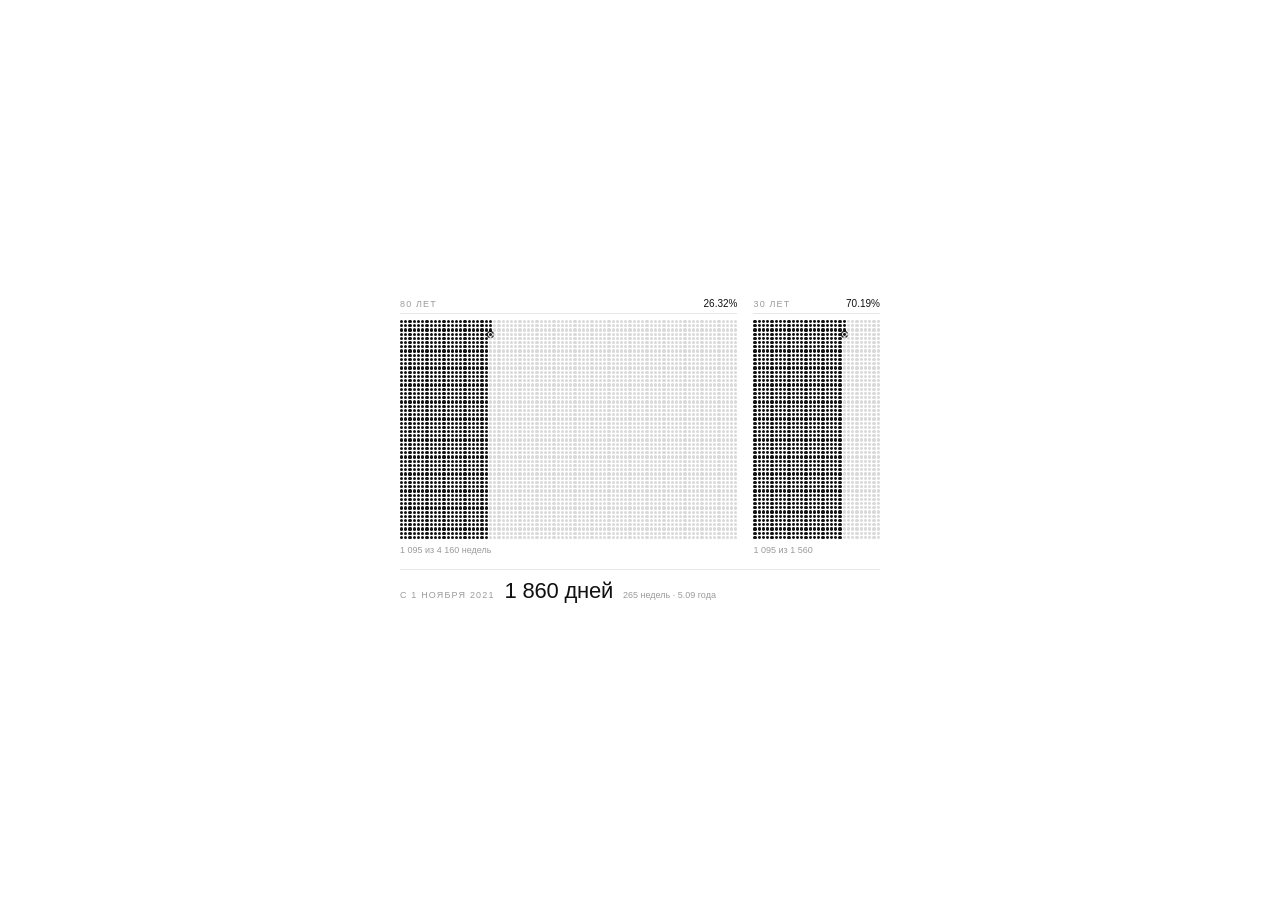
<file: life/index.html>
<!DOCTYPE html>
<html lang="ru">
<head>
<meta charset="utf-8">
<meta name="viewport" content="width=device-width, initial-scale=1">
<title>Жизнь</title>
<style>
  :root {
    --bg: #fff;
    --ink: #111;
    --fade: #d9d9d9;
    --muted: #9a9a9a;
    --line: #e6e6e6;
  }
  /* Theme follows the system automatically — no switch to press. */
  @media (prefers-color-scheme: dark) {
    :root {
      --bg: #191919;   /* matches Notion's dark page background */
      --ink: #e9e9e9;
      --fade: #3a3a3a;
      --muted: #7d7d7d;
      --line: #2c2c2c;
    }
  }
  /* ?theme=light / ?theme=dark still wins, in case the system and Notion disagree. */
  html[data-theme="light"] {
    --bg: #fff; --ink: #111; --fade: #d9d9d9; --muted: #9a9a9a; --line: #e6e6e6;
  }
  html[data-theme="dark"] {
    --bg: #191919; --ink: #e9e9e9; --fade: #3a3a3a; --muted: #7d7d7d; --line: #2c2c2c;
  }

  * { box-sizing: border-box; }
  html, body {
    margin: 0;
    padding: 0;
    background: var(--bg);
    color: var(--ink);
    font-family: -apple-system, BlinkMacSystemFont, "Segoe UI", Helvetica, Arial, sans-serif;
  }
  body {
    min-height: 100vh;
    display: flex;
    align-items: center;
    justify-content: center;
    padding: 16px;
  }
  .wrap {
    width: 100%;
    /* Capped so the widget stays a small rectangle even in a full-width block. */
    max-width: 480px;
    display: flex;
    flex-direction: column;
    gap: 14px;
  }

  /* Both grids share one row, sized 80:30 — so a dot is the same size in each
     and the 30-year strip reads as a slice of the 80-year one. */
  .rows {
    display: grid;
    grid-template-columns: 80fr 30fr;
    gap: 16px;
    align-items: start;
  }
  section { display: flex; flex-direction: column; gap: 6px; min-width: 0; }

  .head {
    display: flex;
    align-items: baseline;
    justify-content: space-between;
    gap: 6px;
    border-bottom: 1px solid var(--line);
    padding-bottom: 4px;
  }
  .label {
    font-size: 9px;
    letter-spacing: 0.13em;
    text-transform: uppercase;
    color: var(--muted);
    white-space: nowrap;
  }
  .pct {
    font-size: 10px;
    font-variant-numeric: tabular-nums;
    white-space: nowrap;
  }
  .note {
    font-size: 9px;
    color: var(--muted);
    font-variant-numeric: tabular-nums;
    white-space: nowrap;
  }

  /* ---------- dot grids, laid on their side ----------
     A column is one year of life, a row is one week of that year: 52 rows tall
     instead of 80, which keeps the whole widget wide and short. */
  .grid {
    display: grid;
    grid-template-rows: repeat(52, 1fr);
    grid-auto-flow: column;
    grid-auto-columns: 1fr;
    gap: 1px;
    width: 100%;
  }
  .g80 { aspect-ratio: 80 / 52; }
  .g30 { aspect-ratio: 30 / 52; }
  .dot {
    border-radius: 50%;
    background: var(--fade);
  }
  .dot.lived { background: var(--ink); }
  .dot.now {
    background: var(--ink);
    outline: 1px solid var(--ink);
    outline-offset: 1px;
  }

  /* ---------- days counter ---------- */
  .counter {
    display: flex;
    align-items: baseline;
    gap: 10px;
    border-top: 1px solid var(--line);
    padding-top: 10px;
    flex-wrap: wrap;
  }
  .big {
    font-size: 22px;
    line-height: 1;
    font-weight: 300;
    letter-spacing: -0.01em;
    font-variant-numeric: tabular-nums;
  }

  @media (max-width: 420px) {
    .label, .note { font-size: 8px; }
    .big { font-size: 18px; }
  }
</style>
</head>
<body>
  <div class="wrap">
    <div class="rows">
      <section>
        <div class="head">
          <span class="label">80 лет</span>
          <span class="pct" id="pct80"></span>
        </div>
        <div class="grid g80" id="grid80"></div>
        <div class="note" id="note80"></div>
      </section>

      <section>
        <div class="head">
          <span class="label">30 лет</span>
          <span class="pct" id="pct30"></span>
        </div>
        <div class="grid g30" id="grid30"></div>
        <div class="note" id="note30"></div>
      </section>
    </div>

    <div class="counter">
      <span class="label">с 1 ноября 2021</span>
      <span class="big" id="daysBig"></span>
      <span class="note" id="daysNote"></span>
    </div>
  </div>

<script>
(function () {
  // ---------- constants ----------
  var BORN = { y: 2005, m: 11, d: 8 };   // 8 ноября 2005
  var SINCE = { y: 2021, m: 11, d: 1 };  // 1 ноября 2021
  var DAY = 86400000;
  var ROWS = 52;                          // one column of dots = one year of life

  // UTC anchors avoid any DST/timezone drift in the day arithmetic.
  function utc(o) { return Date.UTC(o.y, o.m - 1, o.d); }

  // Current Moscow date, read via Intl so the host timezone doesn't matter.
  function moscowToday() {
    var fmt = new Intl.DateTimeFormat('en-GB', {
      timeZone: 'Europe/Moscow',
      year: 'numeric', month: '2-digit', day: '2-digit'
    });
    var p = {};
    fmt.formatToParts(new Date()).forEach(function (x) {
      if (x.type !== 'literal') p[x.type] = x.value;
    });
    return Date.UTC(+p.year, +p.month - 1, +p.day);
  }

  // Russian plural: 1 день / 2 дня / 5 дней
  function plural(n, one, few, many) {
    var a = Math.abs(n) % 100;
    var b = a % 10;
    if (a > 10 && a < 20) return many;
    if (b > 1 && b < 5) return few;
    if (b === 1) return one;
    return many;
  }

  function nbsp(n) {
    // Thin space as a thousands separator — keeps big numbers readable.
    return String(n).replace(/\B(?=(\d{3})+(?!\d))/g, ' ');
  }

  // ---------- grid rendering ----------
  // Dots are emitted in week order; grid-auto-flow: column fills them
  // top-to-bottom, year by year.
  function buildGrid(el, years, weeksLived) {
    var total = years * ROWS;
    var html = '';
    for (var i = 0; i < total; i++) {
      var cls = 'dot';
      if (i < weeksLived) cls += ' lived';
      else if (i === weeksLived) cls += ' now';
      html += '<div class="' + cls + '"></div>';
    }
    el.innerHTML = html;
  }

  var lastWeeks = -1;

  function render() {
    var today = moscowToday();

    // One column = one year of life, so a week's position is counted from the
    // last birthday rather than straight from birth. Keeps every column exactly
    // 52 dots while the percentage still matches the real calendar to two decimals.
    var age = new Date(today).getUTCFullYear() - BORN.y;
    if (today < Date.UTC(new Date(today).getUTCFullYear(), BORN.m - 1, BORN.d)) age--;
    var lastBirthday = Date.UTC(BORN.y + age, BORN.m - 1, BORN.d);
    var weeksLived = age * ROWS + Math.floor((today - lastBirthday) / DAY / 7);

    var total80 = 80 * ROWS;
    var total30 = 30 * ROWS;

    // Redraw the dot grids only when a new week has actually started.
    if (weeksLived !== lastWeeks) {
      buildGrid(document.getElementById('grid80'), 80, weeksLived);
      buildGrid(document.getElementById('grid30'), 30, weeksLived);
      lastWeeks = weeksLived;
    }

    document.getElementById('pct80').textContent = (weeksLived / total80 * 100).toFixed(2) + '%';
    document.getElementById('pct30').textContent = (weeksLived / total30 * 100).toFixed(2) + '%';

    document.getElementById('note80').textContent =
      nbsp(weeksLived) + ' из ' + nbsp(total80) + ' недель';
    document.getElementById('note30').textContent =
      nbsp(weeksLived) + ' из ' + nbsp(total30);

    // ---------- days since 1 Nov 2021 ----------
    var sinceDays = Math.floor((today - utc(SINCE)) / DAY);
    document.getElementById('daysBig').textContent =
      nbsp(sinceDays) + ' ' + plural(sinceDays, 'день', 'дня', 'дней');
    var sinceWeeks = Math.floor(sinceDays / 7);
    document.getElementById('daysNote').textContent =
      nbsp(sinceWeeks) + ' ' + plural(sinceWeeks, 'неделя', 'недели', 'недель') +
      ' · ' + (sinceDays / 365.2425).toFixed(2) + ' года';
  }

  // Optional override: ?theme=dark / ?theme=light. Otherwise the CSS media query decides.
  var forced = (location.search.match(/[?&]theme=(dark|light)/) || [])[1];
  if (forced) document.documentElement.setAttribute('data-theme', forced);

  render();
  // A week or a day only turns over once — a minute of granularity is plenty.
  setInterval(render, 60000);
})();
</script>
</body>
</html>
</file>
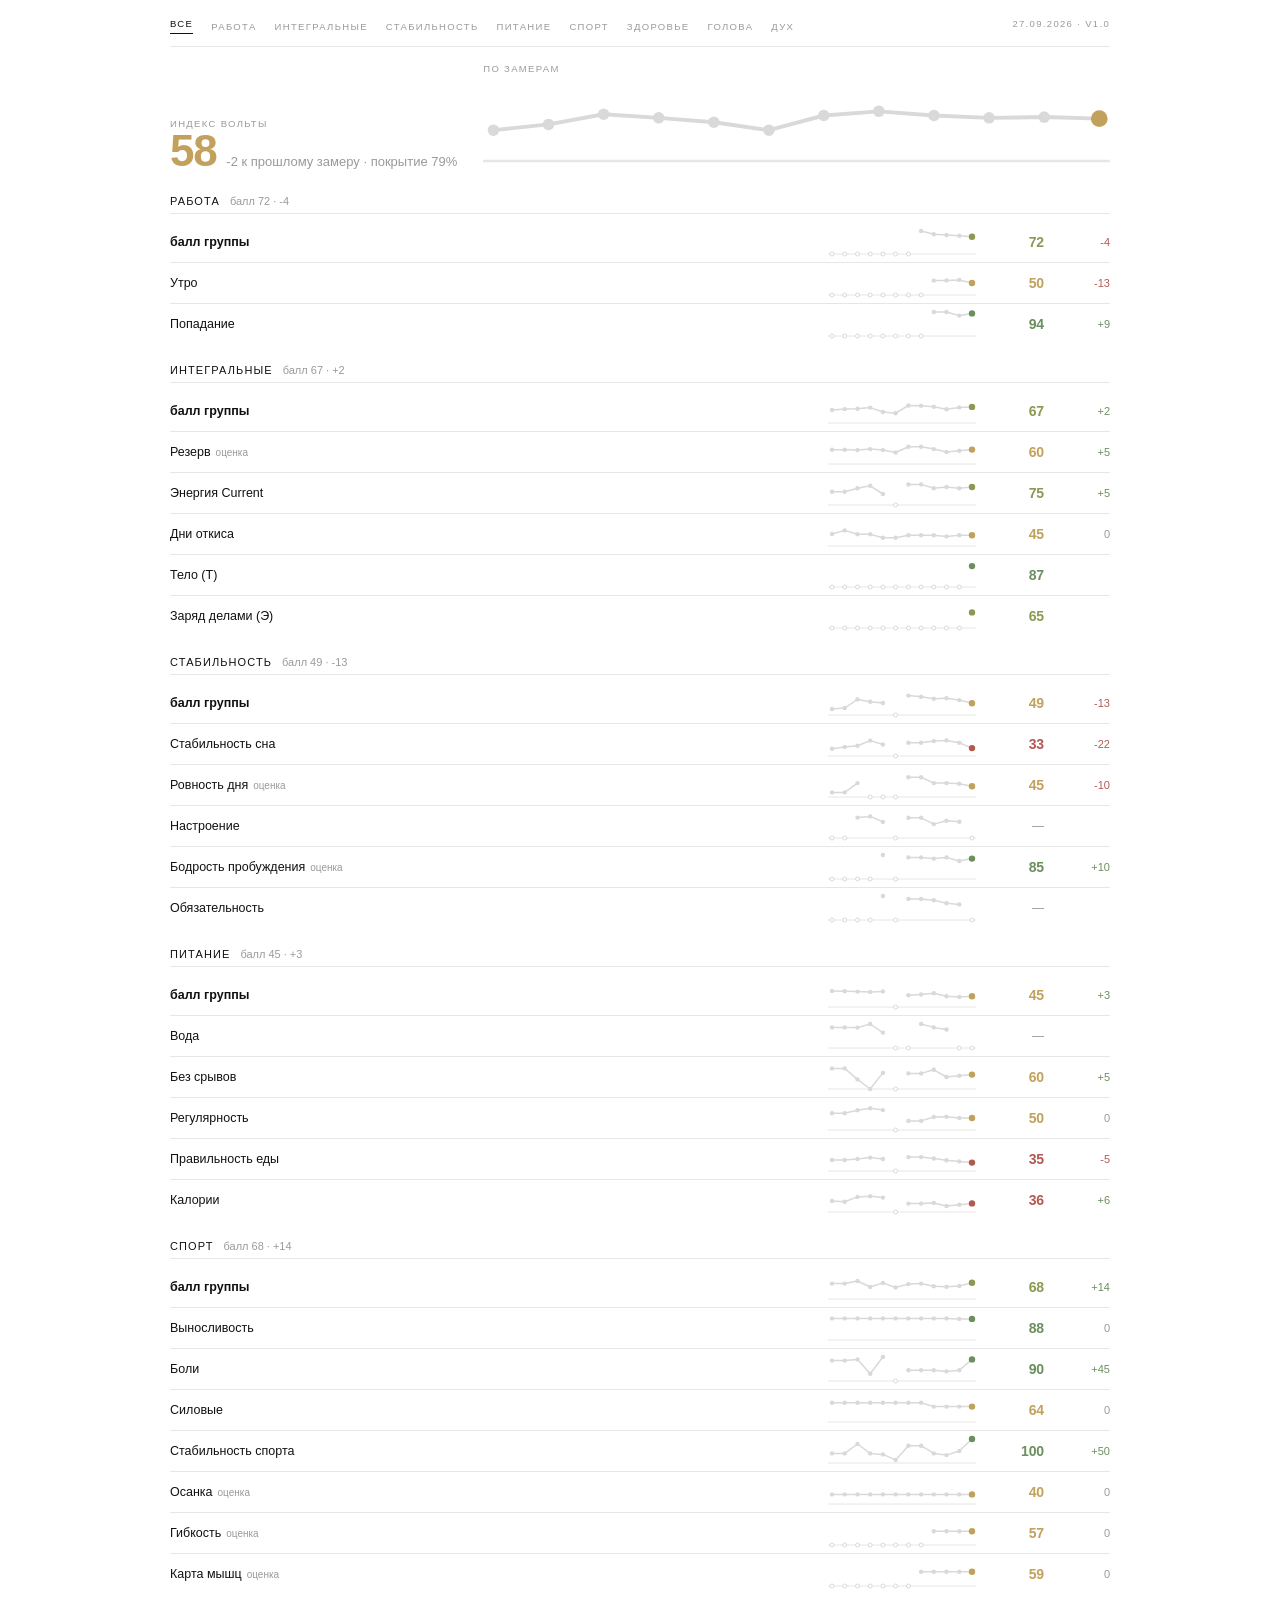
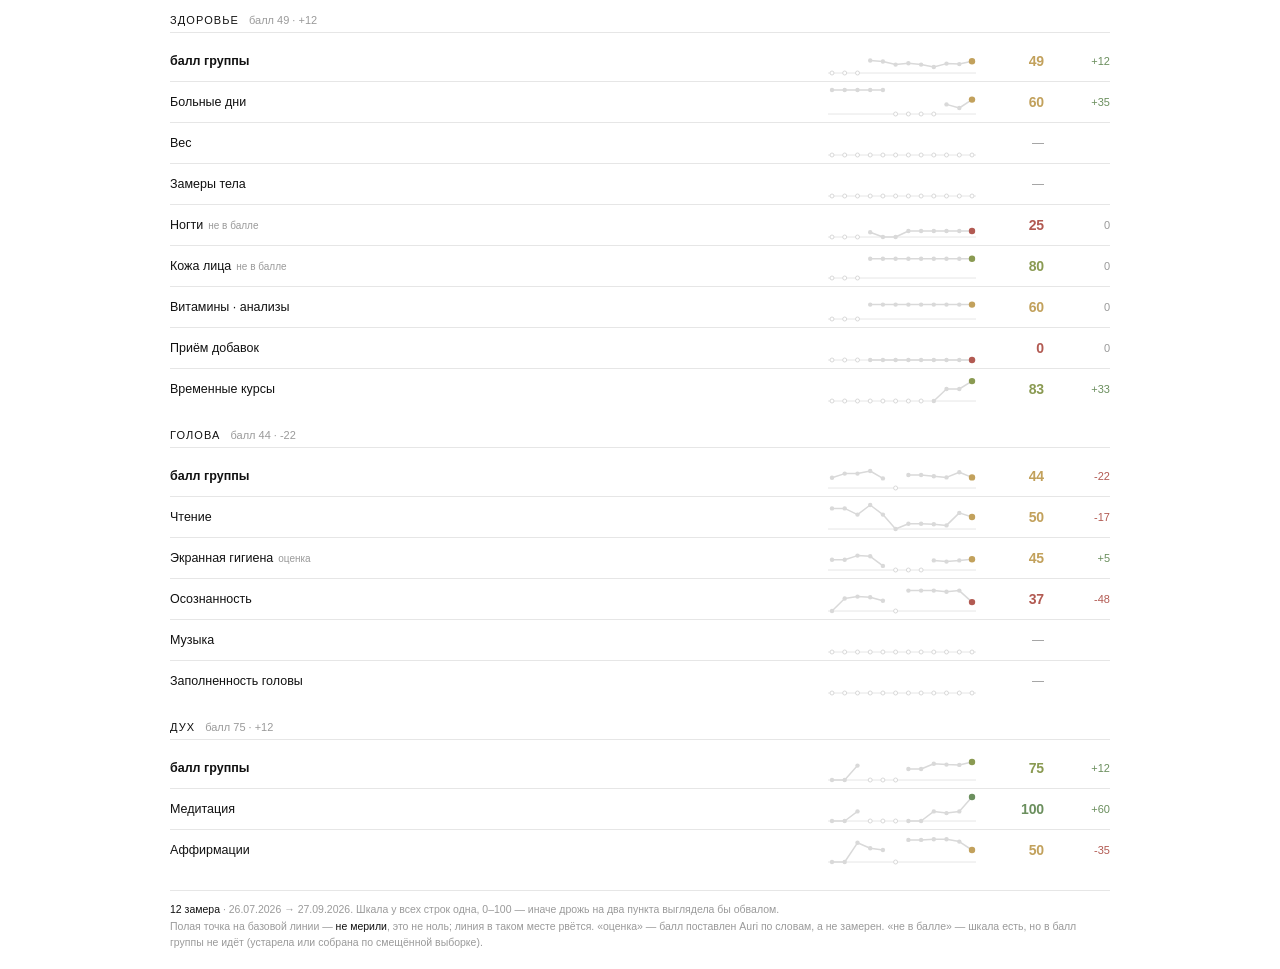
<file: params/index.html>
<!doctype html>
<html lang="ru">
<head>
<meta charset="utf-8">
<meta name="viewport" content="width=device-width, initial-scale=1">
<title>Динамика параметров — ВОЛЬТА</title>
<style>
/* Каркас чёрно-белый, как во всех наших виджетах. Цветом отмечается только
   зона балла у последней точки — она единственная, что надо считывать мгновенно.
   Прочерк (не мерили) рисуется полой точкой и разрывом линии: пустое место
   должно быть видно так же ясно, как провал, иначе дыра в данных читается
   как ровная линия. */
:root {
  --bg: #fff;
  --ink: #111;
  --fade: #d9d9d9;
  --muted: #9a9a9a;
  --line: #e6e6e6;

  --z-red:    #b25a52;
  --z-orange: #c2a15c;
  --z-yellow: #8a9a52;
  --z-green:  #6b8f5e;
}
@media (prefers-color-scheme: dark) {
  :root {
    --bg: #191919; --ink: #e9e9e9; --fade: #3a3a3a; --muted: #7d7d7d; --line: #2c2c2c;
    --z-red: #d8867c; --z-orange: #dcc084; --z-yellow: #b3c47a; --z-green: #93ba85;
  }
}
:root[data-theme="dark"] {
  --bg: #191919; --ink: #e9e9e9; --fade: #3a3a3a; --muted: #7d7d7d; --line: #2c2c2c;
  --z-red: #d8867c; --z-orange: #dcc084; --z-yellow: #b3c47a; --z-green: #93ba85;
}
:root[data-theme="light"] {
  --bg: #fff; --ink: #111; --fade: #d9d9d9; --muted: #9a9a9a; --line: #e6e6e6;
  --z-red: #b25a52; --z-orange: #c2a15c; --z-yellow: #8a9a52; --z-green: #6b8f5e;
}

* { box-sizing: border-box; }
html, body { margin: 0; padding: 0; background: var(--bg); }
body {
  font-family: -apple-system, BlinkMacSystemFont, "Segoe UI", Roboto, Helvetica, Arial, sans-serif;
  color: var(--ink);
  -webkit-font-smoothing: antialiased;
  padding: 18px 16px;
}
.wrap { max-width: 940px; margin: 0 auto; }

.bar {
  display: flex; justify-content: space-between; align-items: flex-start;
  gap: 24px; flex-wrap: wrap;
  padding-bottom: 12px; margin-bottom: 16px;
  border-bottom: 1px solid var(--line);
}
.tabs { display: flex; gap: 18px; flex-wrap: wrap; }
.tab {
  font-size: 9.5px; letter-spacing: 0.14em; text-transform: uppercase;
  color: var(--muted); cursor: pointer; background: none; border: 0; padding: 0;
  font-family: inherit; transition: color .15s;
}
.tab:hover { color: var(--ink); }
.tab.on { color: var(--ink); }
.tab.on::after { content: ''; display: block; height: 1px; background: var(--ink); margin-top: 4px; }

/* ── шапка с индексом ── */
.head { display: flex; align-items: flex-end; gap: 26px; margin-bottom: 22px; flex-wrap: wrap; }
.idx { display: flex; align-items: baseline; gap: 10px; }
.idx b { font-size: 44px; font-weight: 600; letter-spacing: -0.03em; line-height: 1; }
.idx .d { font-size: 13px; color: var(--muted); }
.cap { font-size: 9.5px; letter-spacing: 0.14em; text-transform: uppercase; color: var(--muted); }
.headline { flex: 1 1 220px; min-width: 200px; }

/* ── таблица шкал ── */
.grp { margin: 0 0 6px; }
.grp-h {
  display: flex; align-items: baseline; gap: 10px;
  margin: 20px 0 8px; padding-bottom: 6px; border-bottom: 1px solid var(--line);
}
.grp-h .n { font-size: 11px; letter-spacing: 0.1em; text-transform: uppercase; }
.grp-h .s { font-size: 11px; color: var(--muted); }

.r {
  display: grid;
  grid-template-columns: minmax(120px, 1.4fr) 148px 56px 54px;
  align-items: center; gap: 12px;
  padding: 5px 0;
  border-bottom: 1px solid var(--line);
}
.r:last-child { border-bottom: 0; }
.r .nm { font-size: 12.5px; min-width: 0; overflow: hidden; text-overflow: ellipsis; white-space: nowrap; }
.r .nm i { font-style: normal; color: var(--muted); font-size: 10px; margin-left: 5px; }
.r .sp { height: 30px; }
.r .sp svg { display: block; width: 100%; height: 30px; overflow: visible; }
.r .now { font-size: 14px; font-weight: 600; text-align: right; letter-spacing: -0.01em; }
.r .now.none { color: var(--muted); font-weight: 400; font-size: 12px; }
.r .dl { font-size: 11px; text-align: right; color: var(--muted); }
.r .dl.up { color: var(--z-green); }
.r .dl.dn { color: var(--z-red); }
.r.group-row { background: transparent; }
.r.group-row .nm { font-weight: 600; }

.foot {
  margin-top: 20px; padding-top: 10px; border-top: 1px solid var(--line);
  font-size: 10.5px; color: var(--muted); line-height: 1.6;
}
.foot b { color: var(--ink); font-weight: 500; }

@media (max-width: 620px) {
  .r { grid-template-columns: minmax(90px, 1.2fr) 110px 46px 44px; gap: 8px; }
  .r .nm { font-size: 11.5px; }
  .idx b { font-size: 36px; }
}
</style>
</head>
<body>
<div class="wrap">
  <div class="bar">
    <div class="tabs" id="tabs"></div>
    <div class="cap" id="win"></div>
  </div>

  <div class="head">
    <div>
      <div class="cap">Индекс ВОЛЬТЫ</div>
      <div class="idx"><b id="idxv">—</b><span class="d" id="idxd"></span></div>
    </div>
    <div class="headline">
      <div class="cap" style="margin-bottom:6px">по замерам</div>
      <div id="idxspark"></div>
    </div>
  </div>

  <div id="body"></div>

  <div class="foot" id="foot"></div>
</div>

<script src="data.js"></script>
<script>
(function () {
  var P = window.PARAM_HISTORY;
  var svgNS = 'http://www.w3.org/2000/svg';

  var ZONES = [
    { lo: 0,  hi: 39,  v: '--z-red'    },
    { lo: 40, hi: 64,  v: '--z-orange' },
    { lo: 65, hi: 84,  v: '--z-yellow' },
    { lo: 85, hi: 100, v: '--z-green'  }
  ];
  function zoneVar(v) {
    if (v === null || v === undefined) return '--muted';
    for (var i = 0; i < ZONES.length; i++) if (v >= ZONES[i].lo && v <= ZONES[i].hi) return ZONES[i].v;
    return '--z-green';
  }

  function el(t, cls, txt) {
    var e = document.createElement(t);
    if (cls) e.className = cls;
    if (txt !== undefined) e.textContent = txt;
    return e;
  }

  /* Спарклайн. Шкала фиксированная 0–100 — иначе каждая строка растягивается
     по своему размаху, и шкала, дрогнувшая на два пункта, выглядит как обвал. */
  function spark(vals, w, h) {
    w = w || 148; h = h || 30;
    var svg = document.createElementNS(svgNS, 'svg');
    svg.setAttribute('viewBox', '0 0 ' + w + ' ' + h);
    svg.setAttribute('preserveAspectRatio', 'none');

    var n = vals.length;
    var pad = 4;
    var stepX = n > 1 ? (w - pad * 2) / (n - 1) : 0;
    function X(i) { return pad + i * stepX; }
    function Y(v) { return h - 3 - (v / 100) * (h - 6); }

    // базовая линия — та же для всех строк, чтобы взгляд не сбивался
    var base = document.createElementNS(svgNS, 'line');
    base.setAttribute('x1', 0); base.setAttribute('x2', w);
    base.setAttribute('y1', h - 3); base.setAttribute('y2', h - 3);
    base.setAttribute('stroke', 'var(--line)');
    base.setAttribute('stroke-width', '1');
    svg.appendChild(base);

    // ломаная кусками: прочерк рвёт линию, а не соединяет через дыру
    var seg = [], segs = [];
    for (var i = 0; i < n; i++) {
      if (vals[i] === null || vals[i] === undefined) { if (seg.length) { segs.push(seg); seg = []; } }
      else seg.push(i);
    }
    if (seg.length) segs.push(seg);

    segs.forEach(function (s) {
      if (s.length < 2) return;
      var d = s.map(function (i, k) { return (k ? 'L' : 'M') + X(i).toFixed(1) + ' ' + Y(vals[i]).toFixed(1); }).join(' ');
      var p = document.createElementNS(svgNS, 'path');
      p.setAttribute('d', d);
      p.setAttribute('fill', 'none');
      p.setAttribute('stroke', 'var(--fade)');
      p.setAttribute('stroke-width', '1.5');
      p.setAttribute('stroke-linecap', 'round');
      p.setAttribute('stroke-linejoin', 'round');
      svg.appendChild(p);
    });

    for (var j = 0; j < n; j++) {
      var v = vals[j], last = (j === n - 1);
      var c = document.createElementNS(svgNS, 'circle');
      c.setAttribute('cx', X(j).toFixed(1));
      if (v === null || v === undefined) {
        // не мерили — полая точка на базовой линии
        c.setAttribute('cy', (h - 3).toFixed(1));
        c.setAttribute('r', '2');
        c.setAttribute('fill', 'var(--bg)');
        c.setAttribute('stroke', 'var(--fade)');
        c.setAttribute('stroke-width', '1');
      } else {
        c.setAttribute('cy', Y(v).toFixed(1));
        c.setAttribute('r', last ? '3.2' : '2.2');
        c.setAttribute('fill', last ? 'var(' + zoneVar(v) + ')' : 'var(--fade)');
      }
      var t = document.createElementNS(svgNS, 'title');
      t.textContent = P.dates[j] + ' · ' + (v === null || v === undefined ? 'не мерили' : v);
      c.appendChild(t);
      svg.appendChild(c);
    }
    return svg;
  }

  function lastMeasured(vals) {
    for (var i = vals.length - 1; i >= 0; i--) if (vals[i] !== null && vals[i] !== undefined) return { v: vals[i], i: i };
    return null;
  }
  function deltaOf(vals) {
    var last = vals[vals.length - 1];
    if (last === null || last === undefined) return null;   // не мерили — дельты нет
    for (var i = vals.length - 2; i >= 0; i--) if (vals[i] !== null && vals[i] !== undefined) return last - vals[i];
    return null;
  }

  function rowFor(name, vals, opts) {
    opts = opts || {};
    var r = el('div', 'r' + (opts.group ? ' group-row' : ''));

    var nm = el('div', 'nm');
    nm.appendChild(document.createTextNode(name));
    if (opts.flag) { var i2 = el('i', null, opts.flag); nm.appendChild(i2); }
    r.appendChild(nm);

    var sp = el('div', 'sp');
    sp.appendChild(spark(vals));
    r.appendChild(sp);

    var last = vals[vals.length - 1];
    var now = el('div', 'now' + (last === null || last === undefined ? ' none' : ''));
    now.textContent = (last === null || last === undefined) ? '—' : last;
    if (last !== null && last !== undefined) now.style.color = 'var(' + zoneVar(last) + ')';
    r.appendChild(now);

    var d = deltaOf(vals);
    var dl = el('div', 'dl' + (d > 0 ? ' up' : d < 0 ? ' dn' : ''));
    dl.textContent = (d === null) ? '' : (d > 0 ? '+' + d : String(d));
    r.appendChild(dl);

    return r;
  }

  /* ── вкладки: все группы + каждая по отдельности ── */
  var groups = Object.keys(P.groups);
  var view = 'ALL';

  function render() {
    var body = document.getElementById('body');
    body.innerHTML = '';

    groups.forEach(function (g) {
      if (view !== 'ALL' && view !== g) return;
      var scales = Object.keys(P.scales).filter(function (n) { return P.scaleGroup[n] === g; });
      if (!scales.length) return;

      var box = el('div', 'grp');
      var h = el('div', 'grp-h');
      h.appendChild(el('span', 'n', g));
      var gv = P.groups[g];
      var gl = gv[gv.length - 1];
      var gd = deltaOf(gv);
      h.appendChild(el('span', 's',
        (gl === null || gl === undefined ? 'группа без балла' : 'балл ' + gl) +
        (gd === null ? '' : ' · ' + (gd > 0 ? '+' + gd : gd))));
      box.appendChild(h);

      box.appendChild(rowFor('балл группы', gv, { group: true }));

      scales.forEach(function (n) {
        var s = P.scales[n];
        var flags = [];
        if (s.est[s.est.length - 1]) flags.push('оценка');
        if (s.stale[s.stale.length - 1]) flags.push('не в балле');
        box.appendChild(rowFor(n, s.scores, { flag: flags.length ? flags.join(' · ') : null }));
      });

      body.appendChild(box);
    });
  }

  function buildTabs() {
    var t = document.getElementById('tabs');
    var list = [{ id: 'ALL', name: 'Все' }].concat(groups.map(function (g) { return { id: g, name: g }; }));
    list.forEach(function (o) {
      var b = el('button', 'tab' + (o.id === view ? ' on' : ''), o.name);
      b.onclick = function () {
        view = o.id;
        Array.prototype.forEach.call(t.children, function (c) { c.className = 'tab'; });
        b.className = 'tab on';
        render();
      };
      t.appendChild(b);
    });
  }

  // шапка
  var n = P.dates.length;
  var idx = P.index;
  document.getElementById('idxv').textContent = idx[n - 1];
  var id = deltaOf(idx);
  document.getElementById('idxd').textContent =
    (id === null ? '' : (id > 0 ? '+' + id : id) + ' к прошлому замеру') +
    ' · покрытие ' + P.coverage[n - 1] + '%';
  document.getElementById('idxv').style.color = 'var(' + zoneVar(idx[n - 1]) + ')';
  document.getElementById('idxspark').appendChild(spark(idx, 240, 34));
  document.getElementById('win').textContent = P.dates[n - 1] + ' · ' + P.versions[n - 1];

  var foot = document.getElementById('foot');
  foot.innerHTML =
    '<b>' + n + ' замера</b> · ' + P.dates[0] + ' → ' + P.dates[n - 1] +
    '. Шкала у всех строк одна, 0–100 — иначе дрожь на два пункта выглядела бы обвалом.<br>' +
    'Полая точка на базовой линии — <b>не мерили</b>, это не ноль; линия в таком месте рвётся. ' +
    '«оценка» — балл поставлен Auri по словам, а не замерен. «не в балле» — шкала есть, но в балл группы не идёт (устарела или собрана по смещённой выборке).';

  buildTabs();
  render();
})();
</script>
</body>
</html>
</file>
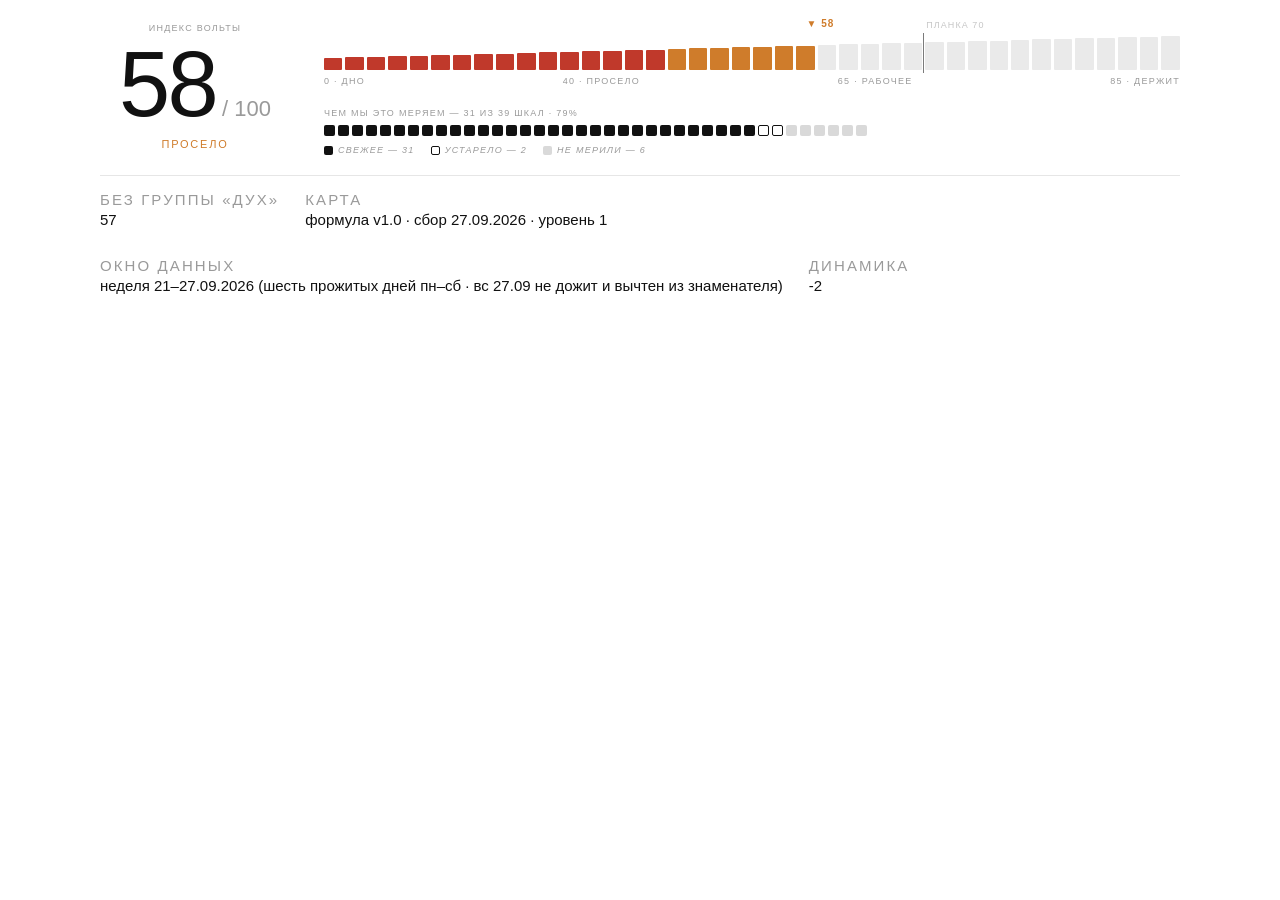
<file: rating/index.html>
<!doctype html>
<html lang="ru">
<head>
<meta charset="utf-8">
<meta name="viewport" content="width=device-width, initial-scale=1">
<title>Индекс ВОЛЬТЫ</title>
<link rel="stylesheet" href="base.css">
<style>
  .row { display: flex; gap: 34px; align-items: center; flex-wrap: wrap; }

  .big { flex: 0 0 auto; text-align: center; min-width: 190px; }
  .big .num {
    font-size: 92px; font-weight: 300; line-height: 0.94;
    letter-spacing: -0.03em;
  }
  .big .max { font-size: 22px; color: var(--muted); font-weight: 300; }
  .big .zone {
    margin-top: 10px; font-size: 11px; letter-spacing: 0.16em;
    text-transform: uppercase; font-weight: 500;
  }
  .big .ttl { margin-bottom: 8px; }

  .right { flex: 1 1 380px; min-width: 300px; }

  .scalewrap { position: relative; }
  .scale { display: flex; gap: 3px; align-items: flex-end; height: 34px; }
  .scale i { flex: 1 1 0; border-radius: 1px; display: block; }
  .target {
    position: absolute; top: -3px; bottom: -3px; width: 1px;
    background: var(--ink); opacity: 0.55;
  }
  .target b {
    position: absolute; top: -13px; left: 3px; font-weight: 400;
    font-size: 9px; letter-spacing: 0.12em; text-transform: uppercase; color: var(--muted);
    white-space: nowrap;
  }

  .ticks { display: flex; justify-content: space-between; margin-top: 6px; }

  .marker { position: relative; height: 14px; margin-bottom: 4px; }
  .marker .dot {
    position: absolute; transform: translateX(-50%);
    font-size: 10px; letter-spacing: 0.1em; font-weight: 600;
  }

  .cov { margin-top: 22px; }
  .cells { display: flex; gap: 3px; flex-wrap: wrap; margin-top: 7px; }
  .cells b {
    width: 11px; height: 11px; border-radius: 2px; display: block;
  }
  .c-live { background: var(--ink); }
  .c-stale { border: 1px solid var(--ink); }
  .c-empty { background: var(--fade); }

  .legend { display: flex; gap: 16px; margin-top: 9px; flex-wrap: wrap; }
  .legend span { display: flex; align-items: center; gap: 5px; }
  .legend em { width: 9px; height: 9px; border-radius: 2px; display: block; font-style: normal; }

  .foot {
    margin-top: 20px; padding-top: 12px; border-top: 1px solid var(--line);
    display: flex; gap: 26px; flex-wrap: wrap;
  }
  .foot div span { font-size: 15px; display: block; margin-top: 3px; }
</style>
</head>
<body>
<div class="wrap">
  <div class="row">
    <div class="big">
      <div class="cap ttl">Индекс ВОЛЬТЫ</div>
      <div><span class="num" id="num">—</span><span class="max"> / 100</span></div>
      <div class="zone" id="zone">—</div>
    </div>

    <div class="right">
      <div class="marker"><span class="dot" id="mk">▼</span></div>
      <div class="scalewrap">
        <div class="scale" id="scale"></div>
        <div class="target" id="target"><b id="tgtxt"></b></div>
      </div>
      <div class="ticks">
        <span class="cap">0 · дно</span>
        <span class="cap">40 · просело</span>
        <span class="cap">65 · рабочее</span>
        <span class="cap">85 · держит</span>
      </div>

      <div class="cov">
        <div class="cap">Чем мы это меряем — <span id="cov"></span></div>
        <div class="cells" id="cells"></div>
        <div class="legend">
          <span><em class="c-live"></em><i class="cap" id="l1"></i></span>
          <span><em class="c-stale"></em><i class="cap" id="l2"></i></span>
          <span><em class="c-empty"></em><i class="cap" id="l3"></i></span>
        </div>
      </div>
    </div>
  </div>

  <div class="foot">
    <div><span class="cap">Без группы «Дух»</span><span id="f1">—</span></div>
    <div><span class="cap">Карта</span><span id="f2">—</span></div>
    <div><span class="cap">Окно данных</span><span id="f3">—</span></div>
    <div><span class="cap">Динамика</span><span id="f4">—</span></div>
  </div>
</div>

<script src="data.js"></script>
<script>
(function () {
  var o = overall();
  var idx = o.index;

  document.getElementById('num').textContent = idx === null ? '—' : idx;

  var z = zoneOf(idx);
  var zEl = document.getElementById('zone');
  zEl.textContent = z ? z.name : '—';
  zEl.style.color = colorOf(idx);

  // шкала: 40 столбиков, высота растёт, цвет по зоне
  var N = 40, scale = document.getElementById('scale');
  for (var i = 0; i < N; i++) {
    var v = Math.round((i + 0.5) / N * 100);
    var b = document.createElement('i');
    var passed = idx !== null && v <= idx;
    b.style.height = (12 + (i / (N - 1)) * 22) + 'px';
    b.style.background = passed ? colorOf(v) : 'var(--fade)';
    b.style.opacity = passed ? '1' : '0.55';
    scale.appendChild(b);
  }

  var mk = document.getElementById('mk');
  mk.style.left = (idx === null ? 0 : Math.min(idx, 100)) + '%';
  mk.style.color = colorOf(idx);
  mk.textContent = '▼ ' + (idx === null ? '' : idx);

  document.getElementById('target').style.left = TARGET + '%';
  document.getElementById('tgtxt').textContent = 'планка ' + TARGET;

  // покрытие: одна ячейка = одна шкала
  var cells = document.getElementById('cells');
  function push(cls, n) {
    for (var i = 0; i < n; i++) {
      var b = document.createElement('b');
      b.className = cls;
      cells.appendChild(b);
    }
  }
  push('c-live', o.live);
  push('c-stale', o.stale);
  push('c-empty', o.empty);

  function plural(n, one, few, many) {
    var a = Math.abs(n) % 100, b = a % 10;
    if (a > 10 && a < 20) return many;
    if (b > 1 && b < 5) return few;
    if (b === 1) return one;
    return many;
  }

  document.getElementById('cov').textContent =
    o.live + ' из ' + o.total + ' ' + plural(o.total, 'шкалы', 'шкал', 'шкал') + ' · ' + o.coverage + '%';
  document.getElementById('l1').textContent = 'свежее — ' + o.live;
  document.getElementById('l2').textContent = 'устарело — ' + o.stale;
  document.getElementById('l3').textContent = 'не мерили — ' + o.empty;

  document.getElementById('f1').textContent = o.indexNoSpirit === null ? '—' : o.indexNoSpirit;
  document.getElementById('f2').textContent = stamp() + ' · уровень ' + RATING.level;
  document.getElementById('f3').textContent = RATING.window;
  document.getElementById('f4').textContent = RATING.prev === null
    ? 'первый замер'
    : (idx - RATING.prev >= 0 ? '+' : '') + (idx - RATING.prev);
})();
</script>
</body>
</html>
</file>
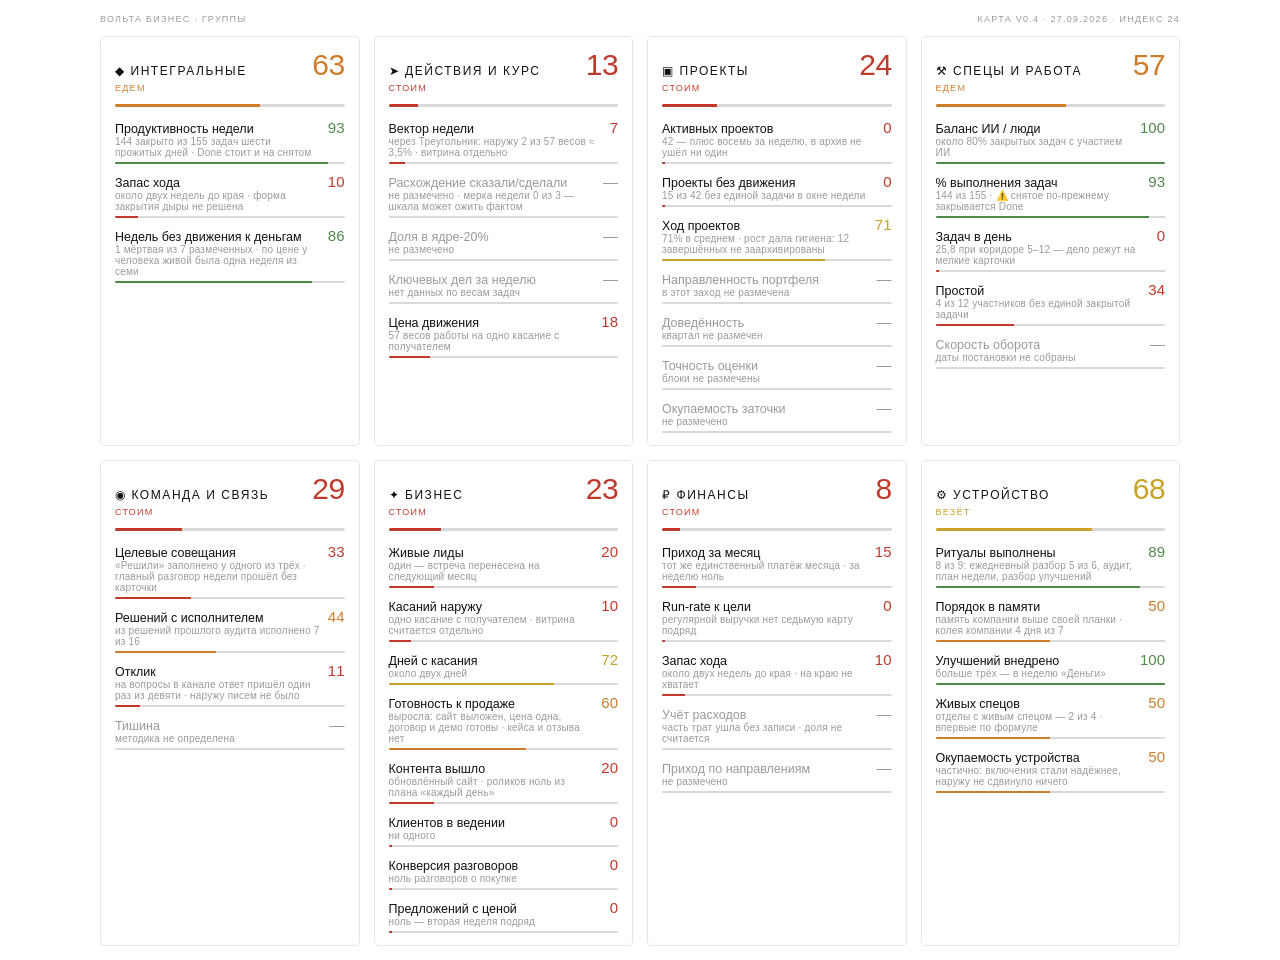
<file: business/group/index.html>
<!doctype html>
<html lang="ru">
<head>
<meta charset="utf-8">
<meta name="viewport" content="width=device-width, initial-scale=1">
<title>ВОЛЬТА БИЗНЕС — карточки групп</title>
<link rel="stylesheet" href="../base.css">
<style>
  body { padding: 14px 16px; }

  .grid { display: grid; gap: 14px; grid-template-columns: repeat(auto-fill, minmax(250px, 1fr)); }
  .grid.one { grid-template-columns: 1fr; max-width: 560px; }

  .card { border: 1px solid var(--line); border-radius: 5px; padding: 13px 14px 12px; }

  .chead { display: flex; align-items: baseline; justify-content: space-between; gap: 10px; margin-bottom: 3px; }
  .cname { font-size: 12px; letter-spacing: 0.13em; text-transform: uppercase; color: var(--ink); font-weight: 500; }
  .cscore { font-size: 30px; font-weight: 300; line-height: 1; letter-spacing: -0.02em; }
  .czone { font-size: 9px; letter-spacing: 0.14em; text-transform: uppercase; margin-bottom: 11px; }

  .gbar { height: 3px; background: var(--fade); border-radius: 2px; margin-bottom: 12px; overflow: hidden; }
  .gbar i { display: block; height: 100%; }

  .s { margin-bottom: 9px; }
  .s:last-child { margin-bottom: 0; }
  .sline { display: flex; justify-content: space-between; align-items: baseline; gap: 8px; }
  .sname { font-size: 12.5px; }
  .sval { font-size: 15px; font-weight: 500; flex: 0 0 auto; }
  .sfact { font-size: 10px; color: var(--muted); letter-spacing: 0.02em; }
  .sbar { height: 2px; background: var(--fade); border-radius: 2px; margin-top: 4px; overflow: hidden; }
  .sbar i { display: block; height: 100%; }
  .dim .sname, .dim .sfact { color: var(--muted); }
  .stale-tag { font-size: 9px; letter-spacing: 0.1em; color: var(--muted); }

  .top { display: flex; justify-content: space-between; align-items: baseline; gap: 12px; flex-wrap: wrap; margin-bottom: 12px; }
</style>
</head>
<body>
<div class="wrap">
  <div class="top">
    <span class="cap" id="title">ВОЛЬТА БИЗНЕС · группы</span>
    <span class="cap" id="stamp"></span>
  </div>
  <div class="grid" id="grid"></div>
</div>

<script src="../data.js"></script>
<script>
(function () {
  var m = location.search.match(/[?&]g=([a-z]+)/);
  var only = m ? m[1] : null;

  var list = RATING.groups.filter(function (g) { return !only || g.key === only; });
  var grid = document.getElementById('grid');
  if (only && list.length) grid.className = 'grid one';

  function bar(score, parent, cls) {
    var b = document.createElement('div');
    b.className = cls;
    var i = document.createElement('i');
    if (score === null) {
      i.style.width = '0%';
    } else {
      i.style.width = Math.max(score, 1.5) + '%';
      i.style.background = colorOf(score);
    }
    b.appendChild(i);
    parent.appendChild(b);
  }

  list.forEach(function (g) {
    var gs = groupScore(g);
    var card = document.createElement('div');
    card.className = 'card';

    var head = document.createElement('div');
    head.className = 'chead';
    var nm = document.createElement('div');
    nm.className = 'cname';
    nm.textContent = g.icon + '  ' + g.name;
    var sc = document.createElement('div');
    sc.className = 'cscore';
    sc.textContent = gs === null ? '—' : gs;
    sc.style.color = gs === null ? 'var(--muted)' : colorOf(gs);
    head.appendChild(nm); head.appendChild(sc);
    card.appendChild(head);

    var z = zoneOf(gs);
    var zn = document.createElement('div');
    zn.className = 'czone';
    zn.style.color = gs === null ? 'var(--muted)' : colorOf(gs);
    zn.textContent = z ? z.name : 'данных мало';
    card.appendChild(zn);

    bar(gs, card, 'gbar');

    g.scales.forEach(function (s) {
      var row = document.createElement('div');
      row.className = 's' + (s.score === null && !s.raw ? ' dim' : '');

      var line = document.createElement('div');
      line.className = 'sline';

      var left = document.createElement('div');
      var n = document.createElement('div');
      n.className = 'sname';
      n.textContent = s.name;
      var f = document.createElement('div');
      f.className = 'sfact';
      f.textContent = s.value + (s.note ? ' · ' + s.note : '') + (s.stale ? '  ⚠ устарел' : '');
      left.appendChild(n); left.appendChild(f);

      var v = document.createElement('div');
      v.className = 'sval';
      if (s.raw) {
        v.textContent = s.value;
        v.style.color = 'var(--ink)';
        f.textContent = (s.note ? s.note : '') + (s.stale ? '  ⚠ устарел' : '');
      } else if (s.score === null) {
        v.textContent = '—';
        v.style.color = 'var(--muted)';
      } else {
        v.textContent = s.score;
        v.style.color = colorOf(s.score);
        if (s.stale) v.style.opacity = '0.55';
      }

      line.appendChild(left); line.appendChild(v);
      row.appendChild(line);
      if (!s.raw) bar(s.stale ? null : s.score, row, 'sbar');
      card.appendChild(row);
    });

    grid.appendChild(card);
  });

  if (only && list.length) document.getElementById('title').textContent = list[0].name;

  var o = overall();
  document.getElementById('stamp').textContent =
    'карта ' + RATING.version + ' · ' + RATING.date + ' · индекс ' + o.index;
})();
</script>
</body>
</html>
</file>
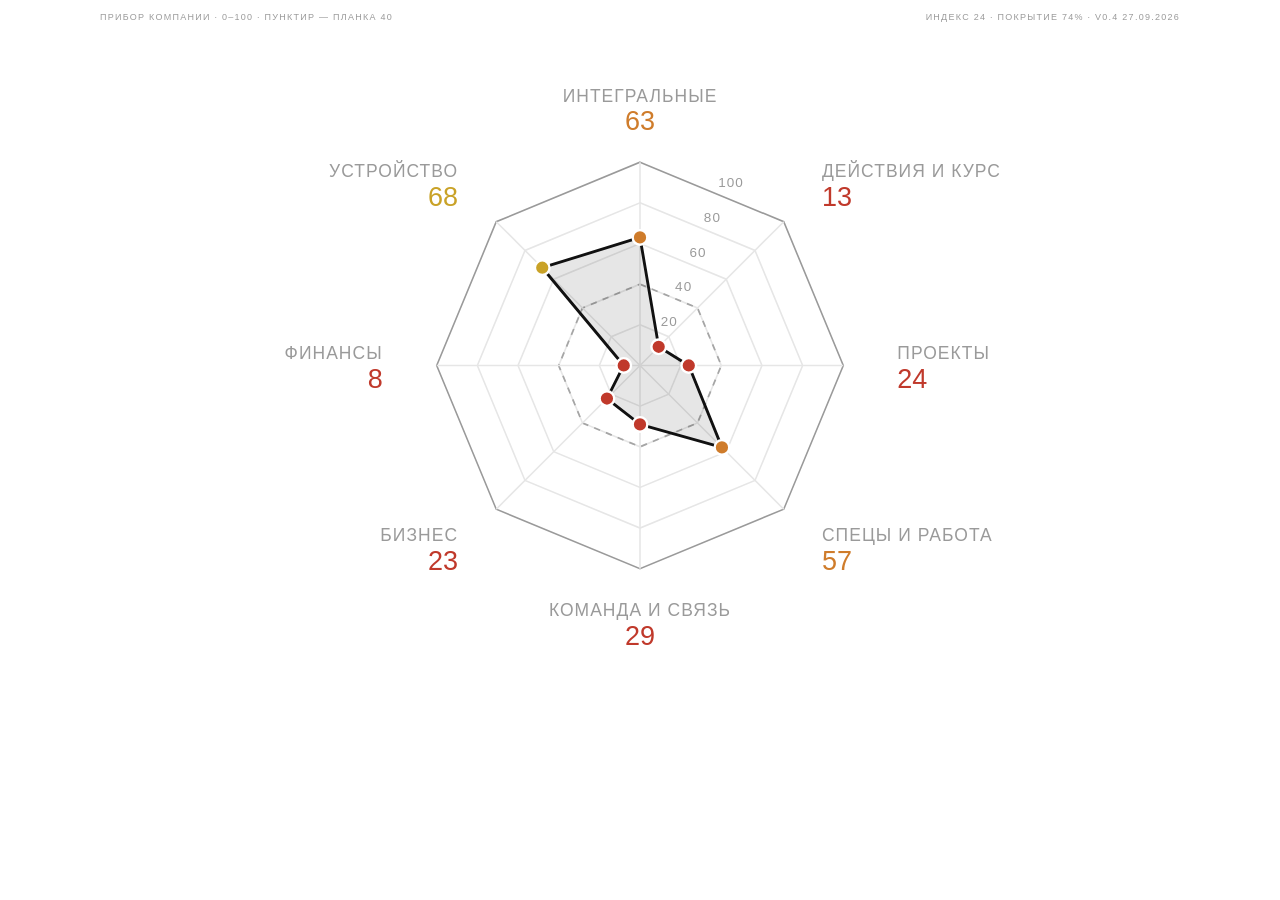
<file: business/radar/index.html>
<!doctype html>
<html lang="ru">
<head>
<meta charset="utf-8">
<meta name="viewport" content="width=device-width, initial-scale=1">
<title>ВОЛЬТА БИЗНЕС — по группам</title>
<link rel="stylesheet" href="../base.css">
<style>
  body { padding: 12px 16px; }
  .head { display: flex; justify-content: space-between; align-items: baseline; gap: 14px; flex-wrap: wrap; margin-bottom: 2px; }
  svg { display: block; width: 100%; height: auto; }
  .gname { font-size: 11px; letter-spacing: 0.06em; fill: var(--muted); text-transform: uppercase; }
  .gval  { font-size: 17px; font-weight: 500; }
  .ring  { font-size: 8.5px; fill: var(--muted); letter-spacing: 0.08em; }
</style>
</head>
<body>
<div class="wrap">
  <div class="head">
    <span class="cap">Прибор компании · 0–100 · <span id="tgt"></span></span>
    <span class="cap" id="stamp"></span>
  </div>
  <svg id="radar" viewBox="0 0 680 440" preserveAspectRatio="xMidYMid meet"></svg>
</div>

<script src="../data.js"></script>
<script>
(function () {
  var CX = 340, CY = 215, R = 128, LBL = R + 34;
  var svg = document.getElementById('radar');
  var NS = 'http://www.w3.org/2000/svg';

  var groups = RATING.groups.map(function (g) {
    return { name: g.name, score: groupScore(g) };
  });
  var N = groups.length;

  function el(tag, attrs) {
    var e = document.createElementNS(NS, tag);
    for (var k in attrs) e.setAttribute(k, attrs[k]);
    return e;
  }
  function pt(i, val) {
    var a = -Math.PI / 2 + i * 2 * Math.PI / N;
    var r = R * val / 100;
    return [CX + r * Math.cos(a), CY + r * Math.sin(a)];
  }
  function poly(val) {
    var p = [];
    for (var i = 0; i < N; i++) p.push(pt(i, val).join(','));
    return p.join(' ');
  }

  // кольца сетки; подписи — по биссектрисе первого сектора, где нет линий
  var half = -Math.PI / 2 + Math.PI / N;
  [20, 40, 60, 80, 100].forEach(function (v) {
    svg.appendChild(el('polygon', {
      points: poly(v), fill: 'none',
      stroke: v === 100 ? 'var(--muted)' : 'var(--line)',
      'stroke-width': 1
    }));
    var rr = R * v / 100 * Math.cos(Math.PI / N);
    var t = el('text', {
      x: CX + rr * Math.cos(half) + 4,
      y: CY + rr * Math.sin(half) - 3,
      class: 'ring'
    });
    t.textContent = v;
    svg.appendChild(t);
  });

  // планка «куда тянемся» — пунктиром
  svg.appendChild(el('polygon', {
    points: poly(TARGET), fill: 'none',
    stroke: 'var(--muted)', 'stroke-width': 1.1,
    'stroke-dasharray': '4 4', 'stroke-opacity': 0.85
  }));

  // оси
  for (var i = 0; i < N; i++) {
    var p = pt(i, 100);
    svg.appendChild(el('line', {
      x1: CX, y1: CY, x2: p[0], y2: p[1],
      stroke: 'var(--line)', 'stroke-width': 1
    }));
  }

  // фигура: только измеренные вершины, дыра остаётся дырой
  var measured = [];
  groups.forEach(function (g, i) { if (g.score !== null) measured.push(pt(i, g.score).join(',')); });

  if (measured.length > 2) {
    svg.appendChild(el('polygon', {
      points: measured.join(' '),
      fill: 'var(--ink)', 'fill-opacity': 0.1,
      stroke: 'var(--ink)', 'stroke-width': 1.8,
      'stroke-linejoin': 'round'
    }));
  }

  // вершины и подписи
  groups.forEach(function (g, i) {
    var a = -Math.PI / 2 + i * 2 * Math.PI / N;
    var lx = CX + LBL * Math.cos(a);
    var ly = CY + LBL * Math.sin(a);
    var anchor = Math.abs(Math.cos(a)) < 0.25 ? 'middle' : (Math.cos(a) > 0 ? 'start' : 'end');

    if (g.score !== null) {
      var p = pt(i, g.score);
      svg.appendChild(el('circle', {
        cx: p[0], cy: p[1], r: 4.6,
        fill: colorOf(g.score), stroke: 'var(--bg)', 'stroke-width': 1.5
      }));
    } else {
      var p0 = pt(i, 0);
      svg.appendChild(el('circle', {
        cx: p0[0], cy: p0[1], r: 3.2, fill: 'none',
        stroke: 'var(--fade)', 'stroke-width': 1.4
      }));
    }

    var t1 = el('text', { x: lx, y: ly - 4, class: 'gname', 'text-anchor': anchor });
    t1.textContent = g.name;
    svg.appendChild(t1);

    var t2 = el('text', { x: lx, y: ly + 14, class: 'gval', 'text-anchor': anchor });
    t2.setAttribute('fill', g.score === null ? 'var(--muted)' : colorOf(g.score));
    t2.textContent = g.score === null ? '—' : g.score;
    svg.appendChild(t2);
  });

  document.getElementById('tgt').textContent = 'пунктир — планка ' + TARGET;

  var o = overall();
  document.getElementById('stamp').textContent =
    'индекс ' + o.index + ' · покрытие ' + o.coverage + '% · ' + RATING.version + ' ' + RATING.date;
})();
</script>
</body>
</html>
</file>
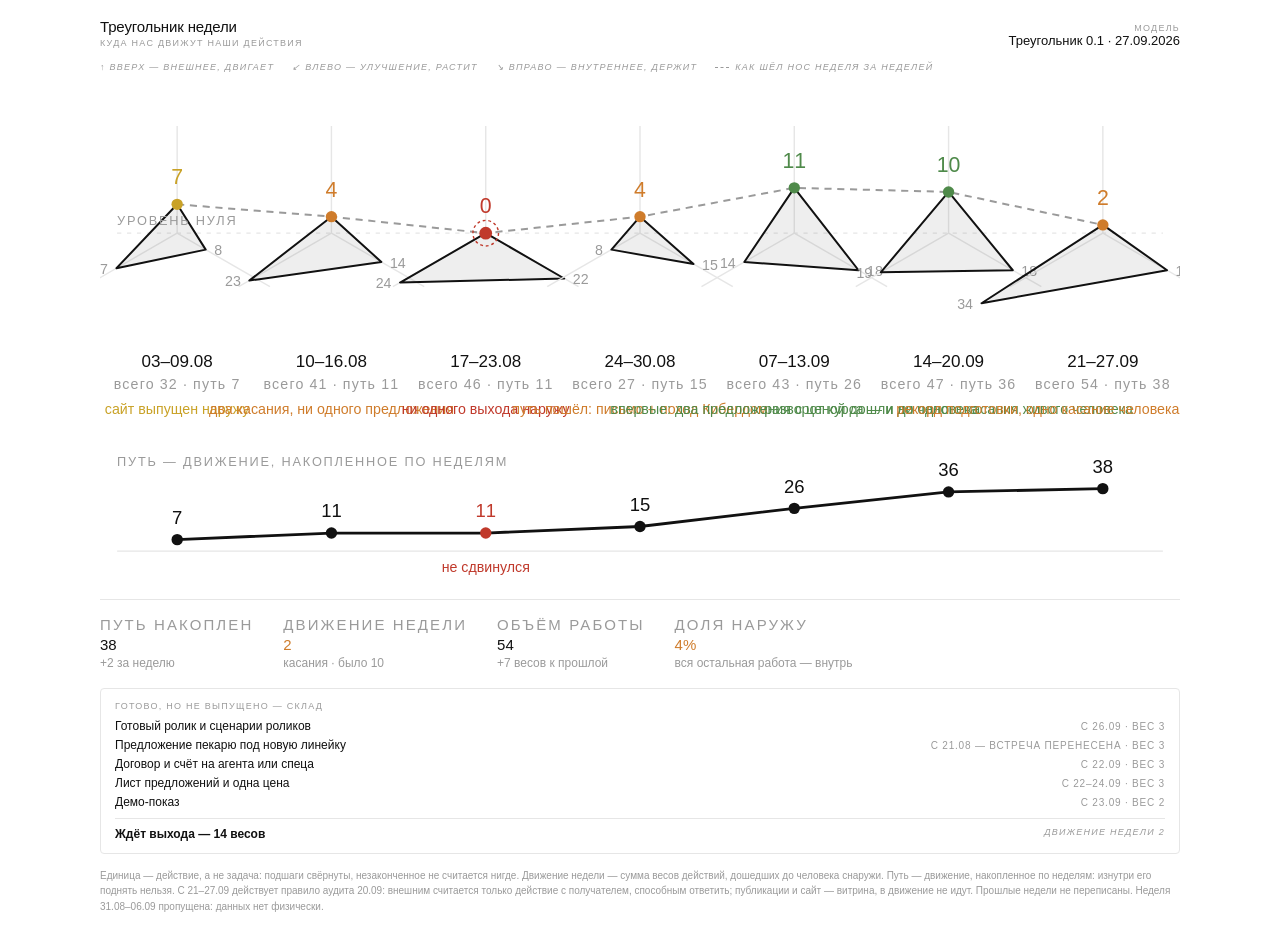
<file: business/triangle/index.html>
<!doctype html>
<html lang="ru">
<head>
<meta charset="utf-8">
<meta name="viewport" content="width=device-width, initial-scale=1">
<title>Треугольник — ВОЛЬТА БИЗНЕС</title>
<link rel="stylesheet" href="../base.css">
<style>
  .head { display: flex; justify-content: space-between; align-items: flex-end; gap: 20px; flex-wrap: wrap; margin-bottom: 4px; }
  .ttl { font-size: 15px; font-weight: 500; letter-spacing: -0.01em; }
  .sub { margin-top: 3px; }

  .legend { display: flex; gap: 18px; flex-wrap: wrap; margin: 14px 0 2px; }
  .legend span { display: flex; align-items: center; gap: 6px; }
  .legend em { width: 14px; height: 2px; display: block; font-style: normal; background: var(--ink); }
  .legend em.dash { background: none; border-top: 1px dashed var(--muted); height: 0; }

  .chart { width: 100%; overflow-x: auto; }
  svg { display: block; width: 100%; height: auto; max-width: 100%; }

  .verdict {
    margin-top: 16px; padding-top: 13px; border-top: 1px solid var(--line);
    display: flex; gap: 30px; flex-wrap: wrap;
  }
  .verdict div span { font-size: 15px; display: block; margin-top: 3px; }
  .verdict div span.small { font-size: 12px; color: var(--muted); }

  .stock { margin-top: 18px; padding: 12px 14px; border: 1px solid var(--line); border-radius: 4px; }
  .stock .rows { margin-top: 8px; display: flex; flex-direction: column; gap: 5px; }
  .stock .r { display: flex; justify-content: space-between; gap: 14px; font-size: 12px; align-items: baseline; }
  .stock .r i { font-style: normal; color: var(--muted); font-size: 10px; letter-spacing: 0.08em; text-transform: uppercase; }
  .stock .r b { font-weight: 500; }
  .stock .sum { margin-top: 9px; padding-top: 8px; border-top: 1px solid var(--line); display: flex; justify-content: space-between; font-size: 12px; }

  .foot { margin-top: 14px; font-size: 10px; color: var(--muted); line-height: 1.55; }
</style>
</head>
<body>
<div class="wrap">

  <div class="head">
    <div>
      <div class="ttl">Треугольник недели</div>
      <div class="cap sub">Куда нас движут наши действия</div>
    </div>
    <div style="text-align:right">
      <div class="cap">Модель</div>
      <div style="font-size:13px" id="ver">—</div>
    </div>
  </div>

  <div class="legend">
    <span><i class="cap">↑ вверх — внешнее, двигает</i></span>
    <span><i class="cap">↙ влево — улучшение, растит</i></span>
    <span><i class="cap">↘ вправо — внутреннее, держит</i></span>
    <span><em class="dash"></em><i class="cap">как шёл нос неделя за неделей</i></span>
  </div>

  <div class="chart">
    <svg id="svg" viewBox="0 0 760 262" role="img" aria-label="График треугольников по неделям"></svg>
    <svg id="pathsvg" viewBox="0 0 760 96" role="img" aria-label="Накопленный путь по неделям"></svg>
  </div>

  <div class="verdict">
    <div><span class="cap">Путь накоплен</span><span id="v1">—</span><span class="small" id="v1s"></span></div>
    <div><span class="cap">Движение недели</span><span id="v2">—</span><span class="small" id="v2s"></span></div>
    <div><span class="cap">Объём работы</span><span id="v3">—</span><span class="small" id="v3s"></span></div>
    <div><span class="cap">Доля наружу</span><span id="v4">—</span><span class="small" id="v4s"></span></div>
  </div>

  <div class="stock" id="stockBox">
    <div class="cap">Готово, но не выпущено — склад</div>
    <div class="rows" id="stockRows"></div>
    <div class="sum"><b id="stockSum"></b><i class="cap" id="stockNote"></i></div>
  </div>

  <div class="foot" id="foot"></div>

</div>

<script src="../data.js"></script>
<script>
(function () {
  var W = TRIANGLE.weeks;
  var svg = document.getElementById('svg');
  var NS = 'http://www.w3.org/2000/svg';

  function el(n, a) {
    var e = document.createElementNS(NS, n);
    for (var k in a) e.setAttribute(k, a[k]);
    return e;
  }

  /* ─── геометрия ────────────────────────────────────────────
     Вершина = луч из центра, длина луча пропорциональна весу области.
     Внешнее смотрит вверх: чем выше нос, тем сильнее неделя двигала.
     Ноль наружу схлопывает нос в центр — треугольник теряет вершину. */
  var K = 2.9;                       // px на единицу веса
  var CY = 112;
  var STEP = 760 / W.length;
  var ANG = { outer: -90, better: 150, inner: 30 };

  function pt(cx, cy, w, key) {
    var a = ANG[key] * Math.PI / 180;
    var r = w * K;
    return [cx + Math.cos(a) * r, cy + Math.sin(a) * r];
  }

  var path = triPath();
  var noses = [];

  W.forEach(function (w, i) {
    var cx = STEP * (i + 0.5);
    var total = w.inner + w.better + w.outer;
    var z = moveZone(w.outer);

    var pO = pt(cx, CY, w.outer,  'outer');
    var pB = pt(cx, CY, w.better, 'better');
    var pI = pt(cx, CY, w.inner,  'inner');
    noses.push(pO);

    // тонкие оси-направляющие, одинаковые у всех недель — чтобы форму
    // читать глазом, а не гадать
    ['outer', 'better', 'inner'].forEach(function (k) {
      var g = pt(cx, CY, 26, k);
      svg.appendChild(el('line', {
        x1: cx, y1: CY, x2: g[0], y2: g[1],
        stroke: 'var(--line)', 'stroke-width': 1
      }));
    });

    // сам треугольник
    svg.appendChild(el('polygon', {
      points: pO.join(',') + ' ' + pB.join(',') + ' ' + pI.join(','),
      fill: 'var(--ink)', 'fill-opacity': 0.07,
      stroke: 'var(--ink)', 'stroke-width': 1.4, 'stroke-linejoin': 'round'
    }));

    // нос — точка внешнего, цветом зоны движения
    svg.appendChild(el('circle', {
      cx: pO[0], cy: pO[1], r: w.outer === 0 ? 4.5 : 4,
      fill: z.color
    }));
    if (w.outer === 0) {
      svg.appendChild(el('circle', {
        cx: pO[0], cy: pO[1], r: 9,
        fill: 'none', stroke: z.color, 'stroke-width': 1, 'stroke-dasharray': '2 2'
      }));
    }

    // подписи весов у двух нижних вершин
    function tag(p, val, anchor, dx, dy) {
      var t = el('text', {
        x: p[0] + dx, y: p[1] + dy, 'text-anchor': anchor,
        fill: 'var(--muted)', 'font-size': 10
      });
      t.textContent = val;
      svg.appendChild(t);
    }
    tag(pB, w.better, 'end', -6, 4);
    tag(pI, w.inner, 'start', 6, 4);

    // значение движения над носом
    var mv = el('text', {
      x: pO[0], y: pO[1] - 14, 'text-anchor': 'middle',
      fill: z.color, 'font-size': 15, 'font-weight': 500
    });
    mv.textContent = w.outer;
    svg.appendChild(mv);

    // подпись недели
    var lb = el('text', {
      x: cx, y: 206, 'text-anchor': 'middle',
      fill: 'var(--ink)', 'font-size': 12
    });
    lb.textContent = w.label;
    svg.appendChild(lb);

    var sb = el('text', {
      x: cx, y: 222, 'text-anchor': 'middle',
      fill: 'var(--muted)', 'font-size': 10, 'letter-spacing': '0.08em'
    });
    sb.textContent = 'всего ' + total + ' · путь ' + path[i];
    svg.appendChild(sb);

    var nt = el('text', {
      x: cx, y: 239, 'text-anchor': 'middle',
      fill: z.color, 'font-size': 10
    });
    nt.textContent = w.top;
    svg.appendChild(nt);
  });

  // линия по носам — как шла неделя за неделей
  var d = noses.map(function (p, i) { return (i ? 'L' : 'M') + p[0] + ' ' + p[1]; }).join(' ');
  var line = el('path', {
    d: d, fill: 'none', stroke: 'var(--muted)',
    'stroke-width': 1.4, 'stroke-dasharray': '5 4'
  });
  svg.insertBefore(line, svg.firstChild);

  // базовая линия «ноль наружу»
  svg.insertBefore(el('line', {
    x1: 12, y1: CY, x2: 748, y2: CY,
    stroke: 'var(--line)', 'stroke-width': 1, 'stroke-dasharray': '3 4'
  }), svg.firstChild);

  var zt = el('text', { x: 12, y: CY - 6, fill: 'var(--muted)', 'font-size': 9, 'letter-spacing': '0.14em' });
  zt.textContent = 'УРОВЕНЬ НУЛЯ';
  svg.appendChild(zt);

  /* ─── накопленный путь: главная шкала модели ─────────────── */
  (function () {
    var ps = document.getElementById('pathsvg');
    var maxP = Math.max.apply(null, path.concat([10]));
    var Y0 = 74, H = 44;
    var y = function (v) { return Y0 - v / maxP * H; };

    ps.appendChild(el('line', {
      x1: 12, y1: Y0, x2: 748, y2: Y0,
      stroke: 'var(--line)', 'stroke-width': 1
    }));
    var cap = el('text', { x: 12, y: 14, fill: 'var(--muted)', 'font-size': 9, 'letter-spacing': '0.14em' });
    cap.textContent = 'ПУТЬ — ДВИЖЕНИЕ, НАКОПЛЕННОЕ ПО НЕДЕЛЯМ';
    ps.appendChild(cap);

    var pts = path.map(function (v, i) { return [STEP * (i + 0.5), y(v)]; });
    ps.appendChild(el('path', {
      d: pts.map(function (p, i) { return (i ? 'L' : 'M') + p[0] + ' ' + p[1]; }).join(' '),
      fill: 'none', stroke: 'var(--ink)', 'stroke-width': 2
    }));
    pts.forEach(function (p, i) {
      var flat = i > 0 && path[i] === path[i - 1];
      ps.appendChild(el('circle', {
        cx: p[0], cy: p[1], r: 4,
        fill: flat ? 'var(--z-red)' : 'var(--ink)'
      }));
      var t = el('text', {
        x: p[0], y: p[1] - 11, 'text-anchor': 'middle',
        fill: flat ? 'var(--z-red)' : 'var(--ink)', 'font-size': 13, 'font-weight': 500
      });
      t.textContent = path[i];
      ps.appendChild(t);
      if (flat) {
        var f = el('text', {
          x: p[0], y: Y0 + 15, 'text-anchor': 'middle',
          fill: 'var(--z-red)', 'font-size': 10
        });
        f.textContent = 'не сдвинулся';
        ps.appendChild(f);
      }
    });
  })();

  /* ─── цифры под графиком ─────────────────────────────────── */
  var last = W[W.length - 1];
  var prev = W[W.length - 2];
  var lastTotal = last.inner + last.better + last.outer;
  var prevTotal = prev.inner + prev.better + prev.outer;
  var zl = moveZone(last.outer);

  document.getElementById('ver').textContent = 'Треугольник ' + TRIANGLE.version + ' · ' + TRIANGLE.date;

  document.getElementById('v1').textContent = path[path.length - 1];
  var grew = path[path.length - 1] - path[path.length - 2];
  document.getElementById('v1s').textContent = grew === 0 ? 'за неделю не сдвинулся' : '+' + grew + ' за неделю';

  var v2 = document.getElementById('v2');
  v2.textContent = last.outer;
  v2.style.color = zl.color;
  document.getElementById('v2s').textContent = zl.name + ' · было ' + prev.outer;

  document.getElementById('v3').textContent = lastTotal;
  document.getElementById('v3s').textContent = (lastTotal >= prevTotal ? '+' : '') + (lastTotal - prevTotal) + ' весов к прошлой';

  var share = Math.round(last.outer / lastTotal * 100);
  var v4 = document.getElementById('v4');
  v4.textContent = share + '%';
  v4.style.color = zl.color;
  document.getElementById('v4s').textContent = 'вся остальная работа — внутрь';

  /* ─── склад ──────────────────────────────────────────────── */
  var box = document.getElementById('stockBox');
  if (!last.stock) { box.style.display = 'none'; }
  else {
    var rows = document.getElementById('stockRows');
    TRIANGLE.stockItems.forEach(function (s) {
      var r = document.createElement('div');
      r.className = 'r';
      r.innerHTML = '<b></b><i></i>';
      r.querySelector('b').textContent = s.name;
      r.querySelector('i').textContent = s.since + ' · вес ' + s.w;
      rows.appendChild(r);
    });
    document.getElementById('stockSum').textContent = 'Ждёт выхода — ' + last.stock + ' весов';
    document.getElementById('stockNote').textContent = 'движение недели ' + last.outer;
  }

  document.getElementById('foot').textContent =
    'Единица — действие, а не задача: подшаги свёрнуты, незаконченное не считается нигде. ' +
    'Движение недели — сумма весов действий, дошедших до человека снаружи. ' +
    'Путь — движение, накопленное по неделям: изнутри его поднять нельзя. ' +
    TRIANGLE.note + '.';
})();
</script>
</body>
</html>
</file>
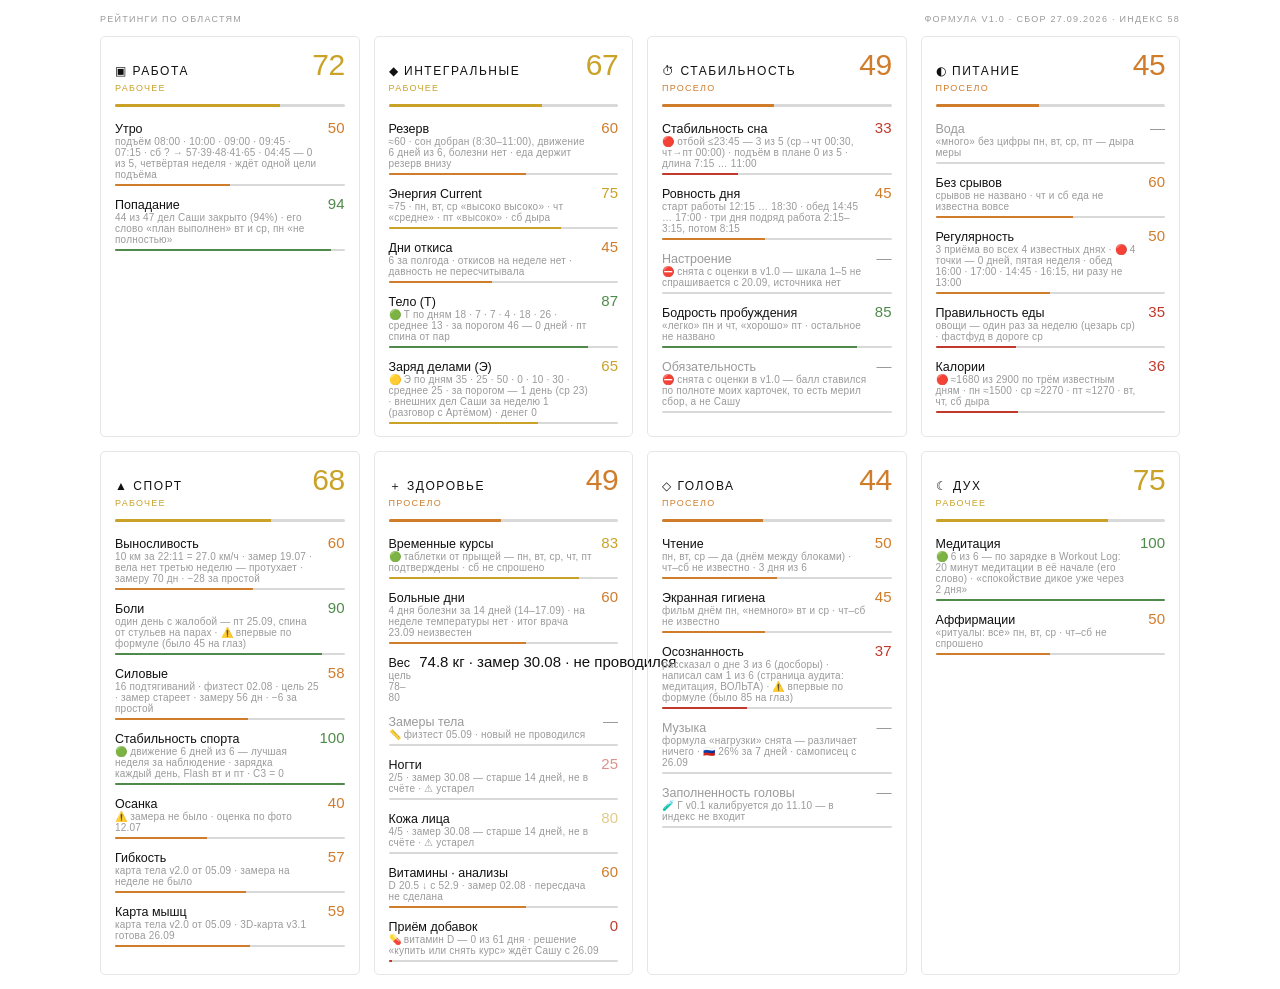
<file: rating/group/index.html>
<!doctype html>
<html lang="ru">
<head>
<meta charset="utf-8">
<meta name="viewport" content="width=device-width, initial-scale=1">
<title>Рейтинги по областям</title>
<link rel="stylesheet" href="../base.css">
<style>
  body { padding: 14px 16px; }

  .grid { display: grid; gap: 14px; grid-template-columns: repeat(auto-fill, minmax(250px, 1fr)); }
  .grid.one { grid-template-columns: 1fr; max-width: 560px; }

  .card { border: 1px solid var(--line); border-radius: 5px; padding: 13px 14px 12px; }

  .chead { display: flex; align-items: baseline; justify-content: space-between; gap: 10px; margin-bottom: 3px; }
  .cname { font-size: 12px; letter-spacing: 0.13em; text-transform: uppercase; color: var(--ink); font-weight: 500; }
  .cscore { font-size: 30px; font-weight: 300; line-height: 1; letter-spacing: -0.02em; }
  .czone { font-size: 9px; letter-spacing: 0.14em; text-transform: uppercase; margin-bottom: 11px; }

  .gbar { height: 3px; background: var(--fade); border-radius: 2px; margin-bottom: 12px; overflow: hidden; }
  .gbar i { display: block; height: 100%; }

  .s { margin-bottom: 9px; }
  .s:last-child { margin-bottom: 0; }
  .sline { display: flex; justify-content: space-between; align-items: baseline; gap: 8px; }
  .sname { font-size: 12.5px; }
  .sval { font-size: 15px; font-weight: 500; flex: 0 0 auto; }
  .sfact { font-size: 10px; color: var(--muted); letter-spacing: 0.02em; }
  .sbar { height: 2px; background: var(--fade); border-radius: 2px; margin-top: 4px; overflow: hidden; }
  .sbar i { display: block; height: 100%; }
  .dim .sname, .dim .sfact { color: var(--muted); }
  .stale-tag { font-size: 9px; letter-spacing: 0.1em; color: var(--muted); }

  .top { display: flex; justify-content: space-between; align-items: baseline; gap: 12px; flex-wrap: wrap; margin-bottom: 12px; }
</style>
</head>
<body>
<div class="wrap">
  <div class="top">
    <span class="cap" id="title">Рейтинги по областям</span>
    <span class="cap" id="stamp"></span>
  </div>
  <div class="grid" id="grid"></div>
</div>

<script src="../data.js"></script>
<script>
(function () {
  var m = location.search.match(/[?&]g=([a-z]+)/);
  var only = m ? m[1] : null;

  var list = RATING.groups.filter(function (g) { return !only || g.key === only; });
  var grid = document.getElementById('grid');
  if (only && list.length) grid.className = 'grid one';

  function bar(score, parent, cls) {
    var b = document.createElement('div');
    b.className = cls;
    var i = document.createElement('i');
    if (score === null) {
      i.style.width = '0%';
    } else {
      i.style.width = Math.min(Math.max(score, 1.5), 100) + '%';
      i.style.background = colorOf(score);
    }
    b.appendChild(i);
    parent.appendChild(b);
  }

  list.forEach(function (g) {
    var gs = groupScore(g);
    var card = document.createElement('div');
    card.className = 'card';

    var head = document.createElement('div');
    head.className = 'chead';
    var nm = document.createElement('div');
    nm.className = 'cname';
    nm.textContent = g.icon + '  ' + g.name;
    var sc = document.createElement('div');
    sc.className = 'cscore';
    sc.textContent = gs === null ? '—' : gs;
    sc.style.color = gs === null ? 'var(--muted)' : colorOf(gs);
    head.appendChild(nm); head.appendChild(sc);
    card.appendChild(head);

    var z = zoneOf(gs);
    var zn = document.createElement('div');
    zn.className = 'czone';
    zn.style.color = gs === null ? 'var(--muted)' : colorOf(gs);
    zn.textContent = z ? z.name : 'данных мало';
    card.appendChild(zn);

    bar(gs, card, 'gbar');

    g.scales.forEach(function (s) {
      var row = document.createElement('div');
      row.className = 's' + (s.score === null && !s.raw ? ' dim' : '');

      var line = document.createElement('div');
      line.className = 'sline';

      var left = document.createElement('div');
      var n = document.createElement('div');
      n.className = 'sname';
      n.textContent = s.name;
      var f = document.createElement('div');
      f.className = 'sfact';
      var dn = decayNote(s);
      f.textContent = s.value + (s.note ? ' · ' + s.note : '') + (dn ? '  · ' + dn : '');
      left.appendChild(n); left.appendChild(f);

      var v = document.createElement('div');
      v.className = 'sval';
      if (s.raw) {
        v.textContent = s.value;
        v.style.color = 'var(--ink)';
        f.textContent = (s.note ? s.note : '');
      } else if (s.score === null) {
        v.textContent = '—';
        v.style.color = 'var(--muted)';
      } else {
        var e = effective(s);
        v.textContent = e === null ? s.score : e;
        v.style.color = colorOf(e === null ? s.score : e);
        if (e === null) v.style.opacity = '0.55';
        if (s.est) v.title = 'оценка Auri, не замер';
      }

      line.appendChild(left); line.appendChild(v);
      row.appendChild(line);
      if (!s.raw) bar(effective(s), row, 'sbar');
      card.appendChild(row);
    });

    grid.appendChild(card);
  });

  if (only && list.length) document.getElementById('title').textContent = list[0].name;

  var o = overall();
  document.getElementById('stamp').textContent =
    stamp() + ' · индекс ' + o.index;
})();
</script>
</body>
</html>
</file>
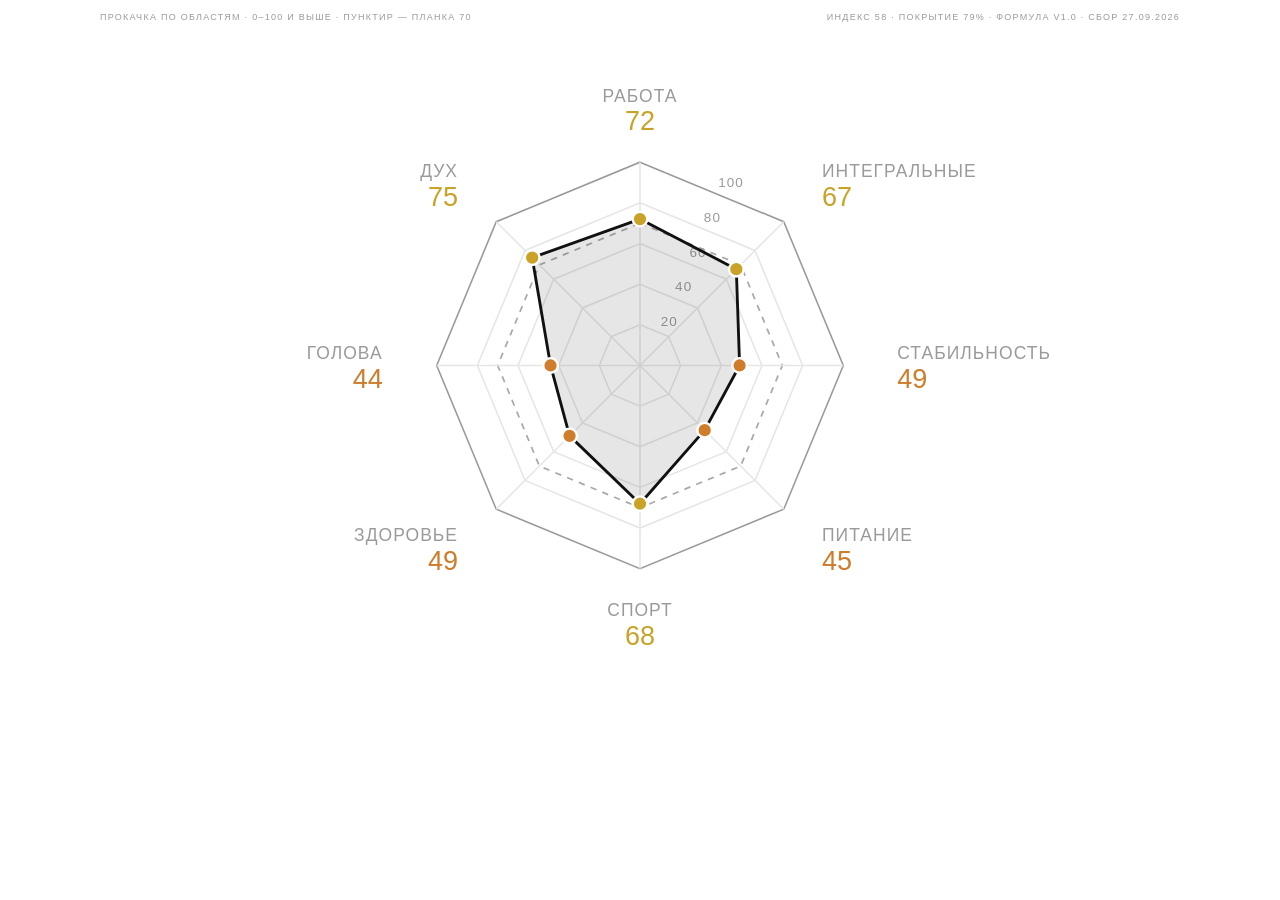
<file: rating/radar/index.html>
<!doctype html>
<html lang="ru">
<head>
<meta charset="utf-8">
<meta name="viewport" content="width=device-width, initial-scale=1">
<title>Прокачка по областям</title>
<link rel="stylesheet" href="../base.css">
<style>
  body { padding: 12px 16px; }
  .head { display: flex; justify-content: space-between; align-items: baseline; gap: 14px; flex-wrap: wrap; margin-bottom: 2px; }
  svg { display: block; width: 100%; height: auto; }
  .gname { font-size: 11px; letter-spacing: 0.06em; fill: var(--muted); text-transform: uppercase; }
  .gval  { font-size: 17px; font-weight: 500; }
  .ring  { font-size: 8.5px; fill: var(--muted); letter-spacing: 0.08em; }
</style>
</head>
<body>
<div class="wrap">
  <div class="head">
    <span class="cap">Прокачка по областям · 0–100 и выше · <span id="tgt"></span></span>
    <span class="cap" id="stamp"></span>
  </div>
  <svg id="radar" viewBox="0 0 680 440" preserveAspectRatio="xMidYMid meet"></svg>
</div>

<script src="../data.js"></script>
<script>
(function () {
  var CX = 340, CY = 215, R = 128, LBL = R + 34;
  var svg = document.getElementById('radar');
  var NS = 'http://www.w3.org/2000/svg';

  var groups = RATING.groups.map(function (g) {
    return { name: g.name, score: groupScore(g) };
  });
  var N = groups.length;

  function el(tag, attrs) {
    var e = document.createElementNS(NS, tag);
    for (var k in attrs) e.setAttribute(k, attrs[k]);
    return e;
  }
  function pt(i, val) {
    var a = -Math.PI / 2 + i * 2 * Math.PI / N;
    var r = R * Math.min(val, 130) / 100;   // выше 130 не рисуем — цифра скажет
    return [CX + r * Math.cos(a), CY + r * Math.sin(a)];
  }
  function poly(val) {
    var p = [];
    for (var i = 0; i < N; i++) p.push(pt(i, val).join(','));
    return p.join(' ');
  }

  // кольца сетки; подписи — по биссектрисе первого сектора, где нет линий
  var half = -Math.PI / 2 + Math.PI / N;
  [20, 40, 60, 80, 100].forEach(function (v) {
    svg.appendChild(el('polygon', {
      points: poly(v), fill: 'none',
      stroke: v === 100 ? 'var(--muted)' : 'var(--line)',
      'stroke-width': 1
    }));
    var rr = R * v / 100 * Math.cos(Math.PI / N);
    var t = el('text', {
      x: CX + rr * Math.cos(half) + 4,
      y: CY + rr * Math.sin(half) - 3,
      class: 'ring'
    });
    t.textContent = v;
    svg.appendChild(t);
  });

  // внешнее кольцо 120 — только когда кто-то ушёл за 100
  if (groups.some(function (g) { return g.score !== null && g.score > 100; })) {
    svg.appendChild(el('polygon', {
      points: poly(120), fill: 'none',
      stroke: 'var(--z-over)', 'stroke-width': 1, 'stroke-dasharray': '2 3', 'stroke-opacity': 0.7
    }));
    var rr2 = R * 1.2 * Math.cos(Math.PI / N);
    var t2r = el('text', { x: CX + rr2 * Math.cos(half) + 4, y: CY + rr2 * Math.sin(half) - 3, class: 'ring' });
    t2r.textContent = '120';
    svg.appendChild(t2r);
  }

  // планка «куда тянемся» — пунктиром
  svg.appendChild(el('polygon', {
    points: poly(TARGET), fill: 'none',
    stroke: 'var(--muted)', 'stroke-width': 1.1,
    'stroke-dasharray': '4 4', 'stroke-opacity': 0.85
  }));

  // оси
  for (var i = 0; i < N; i++) {
    var p = pt(i, 100);
    svg.appendChild(el('line', {
      x1: CX, y1: CY, x2: p[0], y2: p[1],
      stroke: 'var(--line)', 'stroke-width': 1
    }));
  }

  // фигура: только измеренные вершины, дыра остаётся дырой
  var measured = [];
  groups.forEach(function (g, i) { if (g.score !== null) measured.push(pt(i, g.score).join(',')); });

  if (measured.length > 2) {
    svg.appendChild(el('polygon', {
      points: measured.join(' '),
      fill: 'var(--ink)', 'fill-opacity': 0.1,
      stroke: 'var(--ink)', 'stroke-width': 1.8,
      'stroke-linejoin': 'round'
    }));
  }

  // вершины и подписи
  groups.forEach(function (g, i) {
    var a = -Math.PI / 2 + i * 2 * Math.PI / N;
    var lx = CX + LBL * Math.cos(a);
    var ly = CY + LBL * Math.sin(a);
    var anchor = Math.abs(Math.cos(a)) < 0.25 ? 'middle' : (Math.cos(a) > 0 ? 'start' : 'end');

    if (g.score !== null) {
      var p = pt(i, g.score);
      svg.appendChild(el('circle', {
        cx: p[0], cy: p[1], r: 4.6,
        fill: colorOf(g.score), stroke: 'var(--bg)', 'stroke-width': 1.5
      }));
    } else {
      var p0 = pt(i, 0);
      svg.appendChild(el('circle', {
        cx: p0[0], cy: p0[1], r: 3.2, fill: 'none',
        stroke: 'var(--fade)', 'stroke-width': 1.4
      }));
    }

    var t1 = el('text', { x: lx, y: ly - 4, class: 'gname', 'text-anchor': anchor });
    t1.textContent = g.name;
    svg.appendChild(t1);

    var t2 = el('text', { x: lx, y: ly + 14, class: 'gval', 'text-anchor': anchor });
    t2.setAttribute('fill', g.score === null ? 'var(--muted)' : colorOf(g.score));
    t2.textContent = g.score === null ? '—' : g.score;
    svg.appendChild(t2);
  });

  document.getElementById('tgt').textContent = 'пунктир — планка ' + TARGET;

  var o = overall();
  document.getElementById('stamp').textContent =
    'индекс ' + o.index + ' · покрытие ' + o.coverage + '% · ' + stamp();
})();
</script>
</body>
</html>
</file>
<file: business/base.css>
/* Общий каркас виджетов карты прокачки — чёрно-белый канон.
   Цвет несёт только зону балла, всё остальное монохром. */

:root {
  --bg: #fff;
  --ink: #111;
  --fade: #d9d9d9;
  --muted: #9a9a9a;
  --line: #e6e6e6;
  --z-red: #c0392b;
  --z-orange: #cf7c2b;
  --z-yellow: #c9a227;
  --z-green: #4f8a4a;
}

@media (prefers-color-scheme: dark) {
  :root {
    --bg: #191919;
    --ink: #e9e9e9;
    --fade: #3a3a3a;
    --muted: #7d7d7d;
    --line: #2c2c2c;
    --z-red: #d15a4c;
    --z-orange: #d99450;
    --z-yellow: #d4b64a;
    --z-green: #6aa564;
  }
}

:root[data-theme="light"] {
  --bg: #fff; --ink: #111; --fade: #d9d9d9; --muted: #9a9a9a; --line: #e6e6e6;
  --z-red: #c0392b; --z-orange: #cf7c2b; --z-yellow: #c9a227; --z-green: #4f8a4a;
}

:root[data-theme="dark"] {
  --bg: #191919; --ink: #e9e9e9; --fade: #3a3a3a; --muted: #7d7d7d; --line: #2c2c2c;
  --z-red: #d15a4c; --z-orange: #d99450; --z-yellow: #d4b64a; --z-green: #6aa564;
}

* { box-sizing: border-box; margin: 0; padding: 0; }

html, body {
  background: var(--bg);
  color: var(--ink);
  font-family: -apple-system, BlinkMacSystemFont, "Segoe UI", Roboto, Helvetica, Arial, sans-serif;
  font-variant-numeric: tabular-nums;
  -webkit-font-smoothing: antialiased;
}

body { padding: 18px 20px; }

.cap {
  font-size: 9px;
  letter-spacing: 0.14em;
  text-transform: uppercase;
  color: var(--muted);
  white-space: nowrap;
}

.wrap { max-width: 1080px; margin: 0 auto; }
</file>
<file: rating/base.css>
/* Общий каркас виджетов карты прокачки — чёрно-белый канон.
   Цвет несёт только зону балла, всё остальное монохром. */

:root {
  --bg: #fff;
  --ink: #111;
  --fade: #d9d9d9;
  --muted: #9a9a9a;
  --line: #e6e6e6;
  --z-red: #c0392b;
  --z-orange: #cf7c2b;
  --z-yellow: #c9a227;
  --z-green: #4f8a4a;
  --z-over: #6b4fa0;
}

@media (prefers-color-scheme: dark) {
  :root {
    --bg: #191919;
    --ink: #e9e9e9;
    --fade: #3a3a3a;
    --muted: #7d7d7d;
    --line: #2c2c2c;
    --z-red: #d15a4c;
    --z-orange: #d99450;
    --z-yellow: #d4b64a;
    --z-green: #6aa564;
    --z-over: #a08cd6;
  }
}

:root[data-theme="light"] {
  --bg: #fff; --ink: #111; --fade: #d9d9d9; --muted: #9a9a9a; --line: #e6e6e6;
  --z-red: #c0392b; --z-orange: #cf7c2b; --z-yellow: #c9a227; --z-green: #4f8a4a; --z-over: #6b4fa0;
}

:root[data-theme="dark"] {
  --bg: #191919; --ink: #e9e9e9; --fade: #3a3a3a; --muted: #7d7d7d; --line: #2c2c2c;
  --z-red: #d15a4c; --z-orange: #d99450; --z-yellow: #d4b64a; --z-green: #6aa564; --z-over: #a08cd6;
}

* { box-sizing: border-box; margin: 0; padding: 0; }

html, body {
  background: var(--bg);
  color: var(--ink);
  font-family: -apple-system, BlinkMacSystemFont, "Segoe UI", Roboto, Helvetica, Arial, sans-serif;
  font-variant-numeric: tabular-nums;
  -webkit-font-smoothing: antialiased;
}

body { padding: 18px 20px; }

.cap {
  font-size: 9px;
  letter-spacing: 0.14em;
  text-transform: uppercase;
  color: var(--muted);
  white-space: nowrap;
}

.wrap { max-width: 1080px; margin: 0 auto; }
</file>
